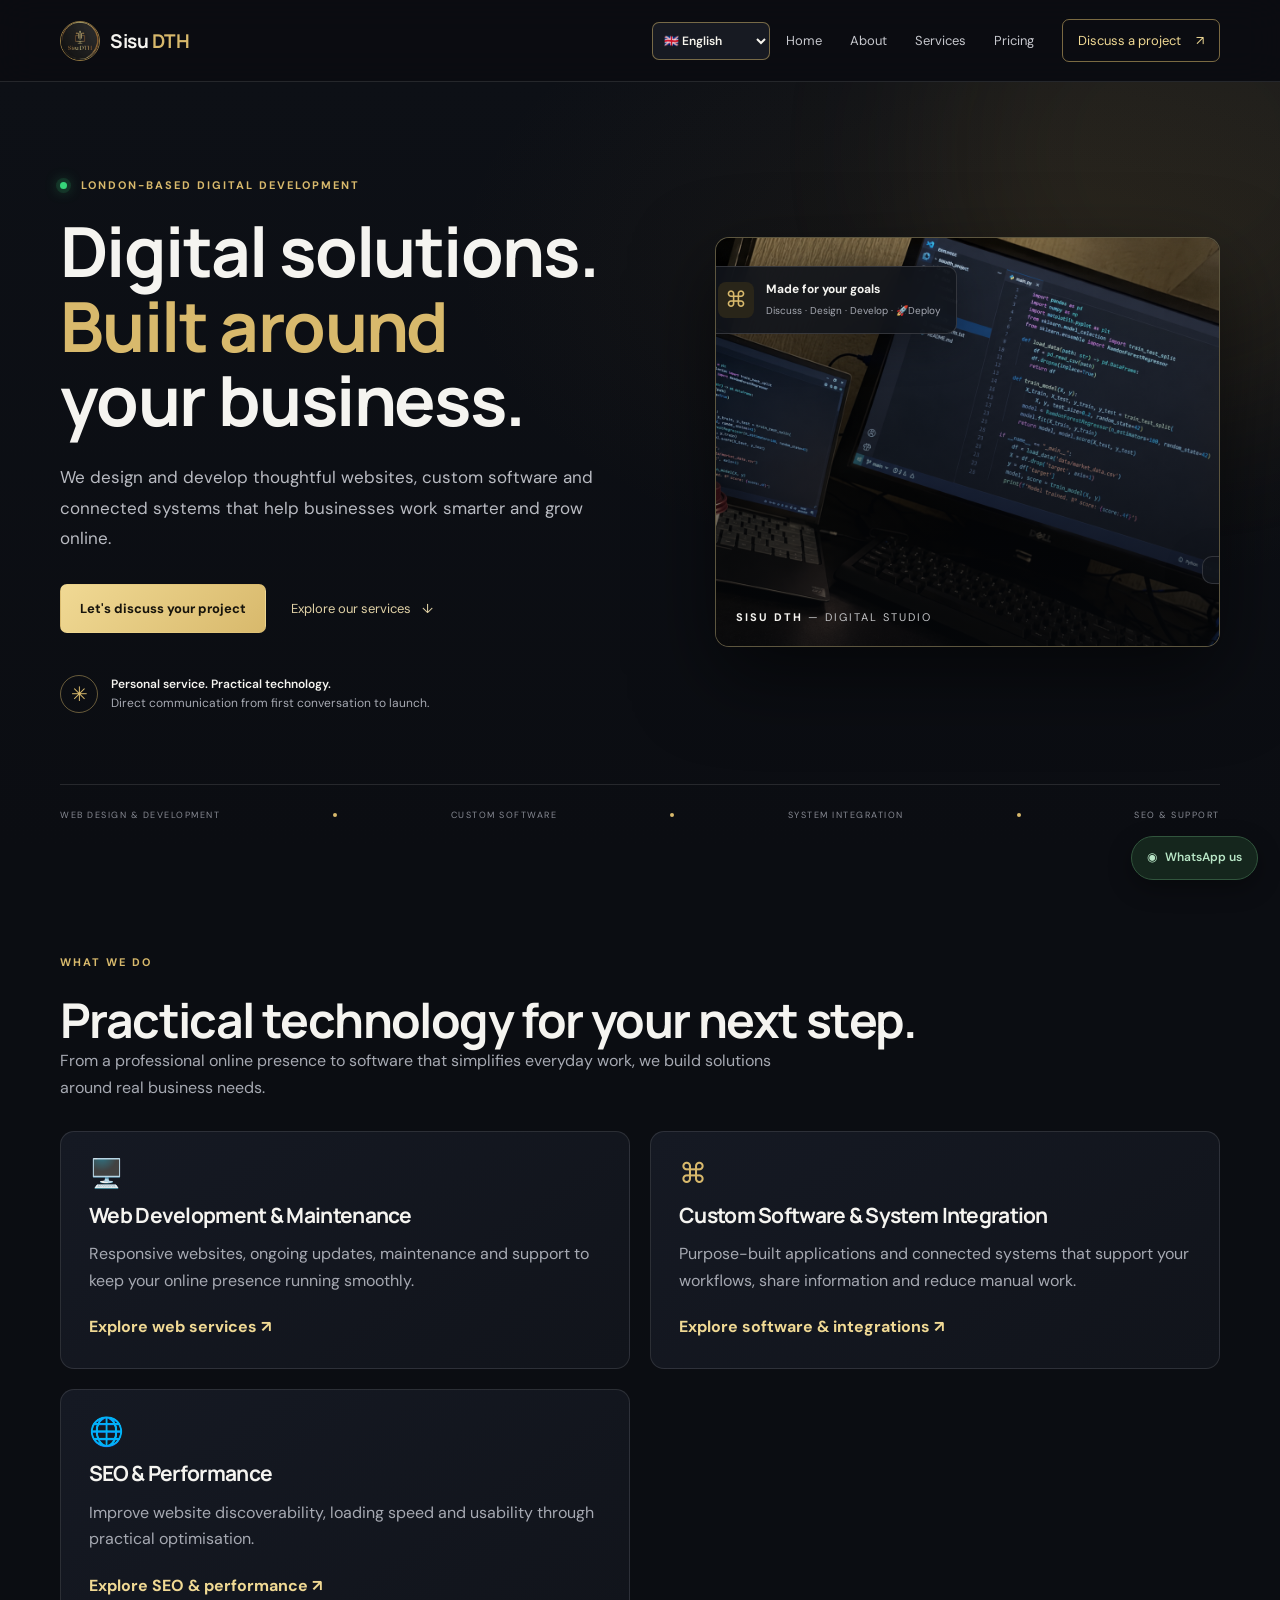
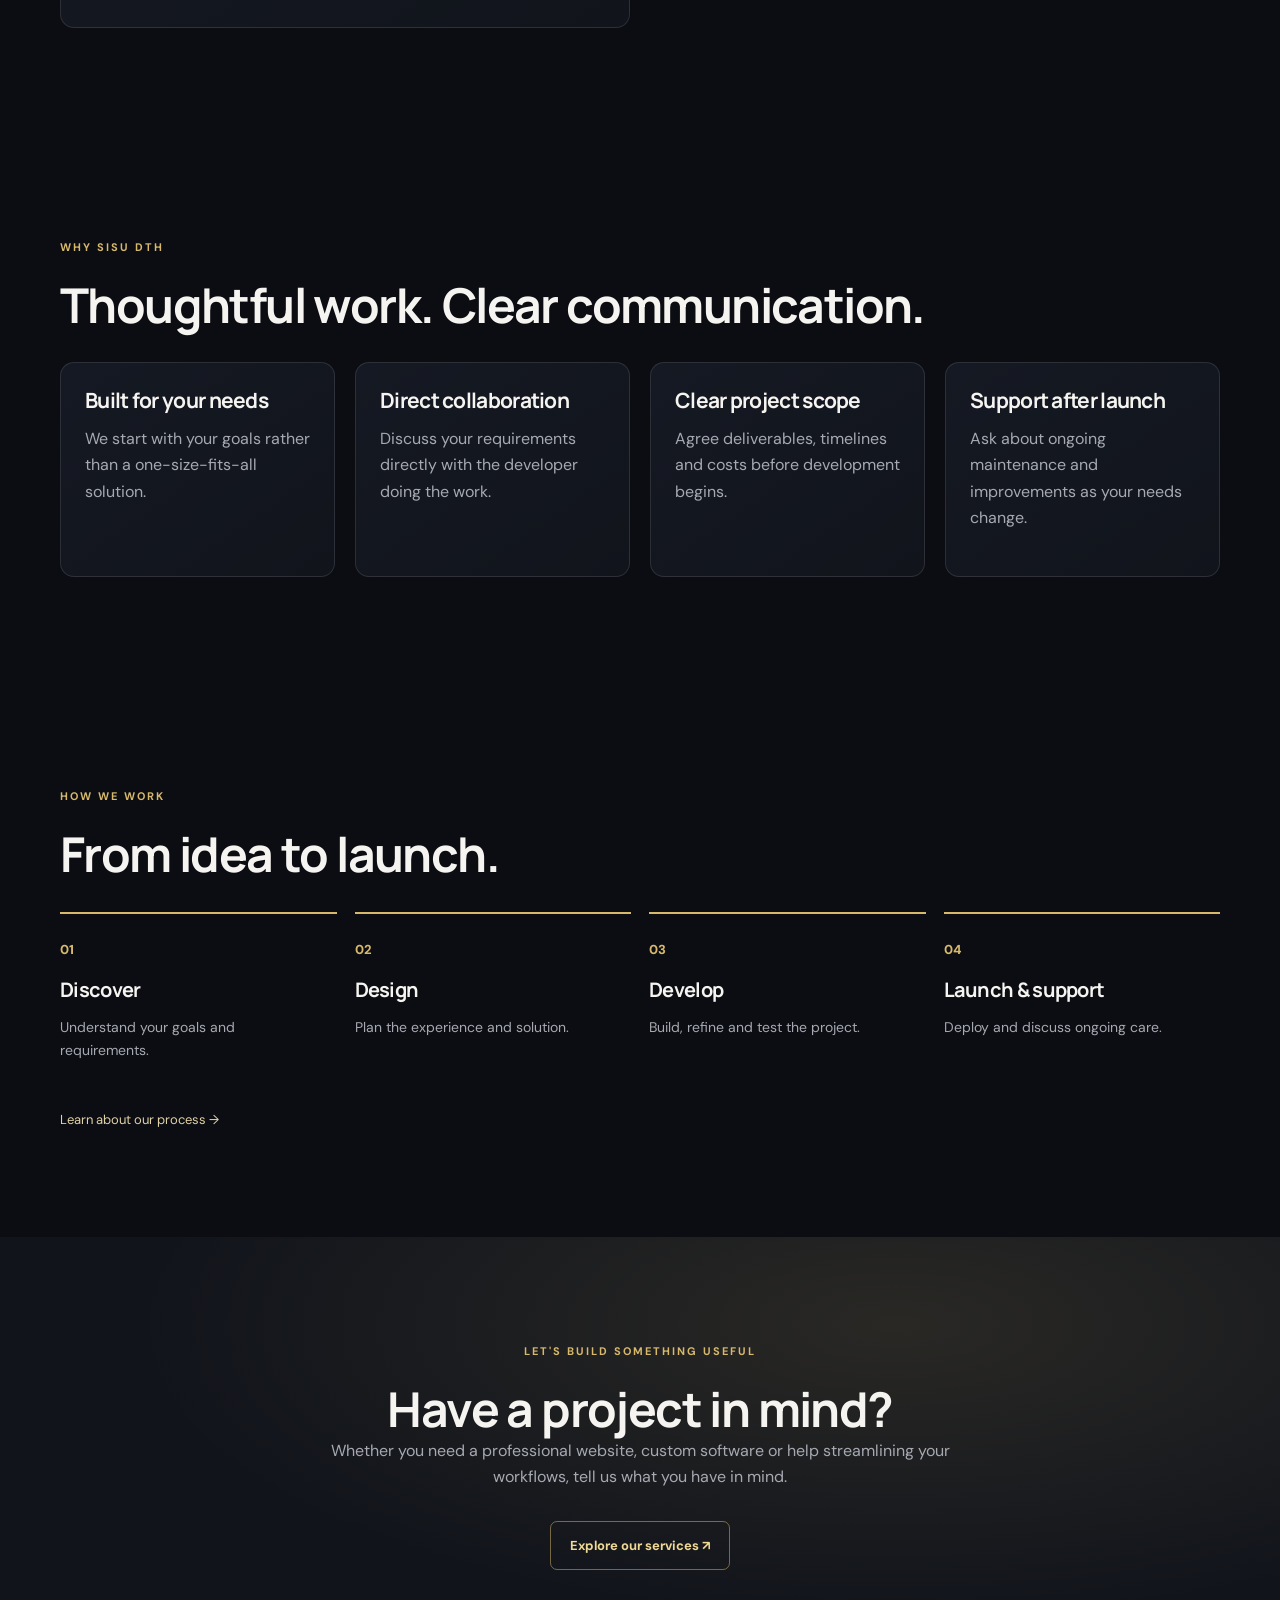
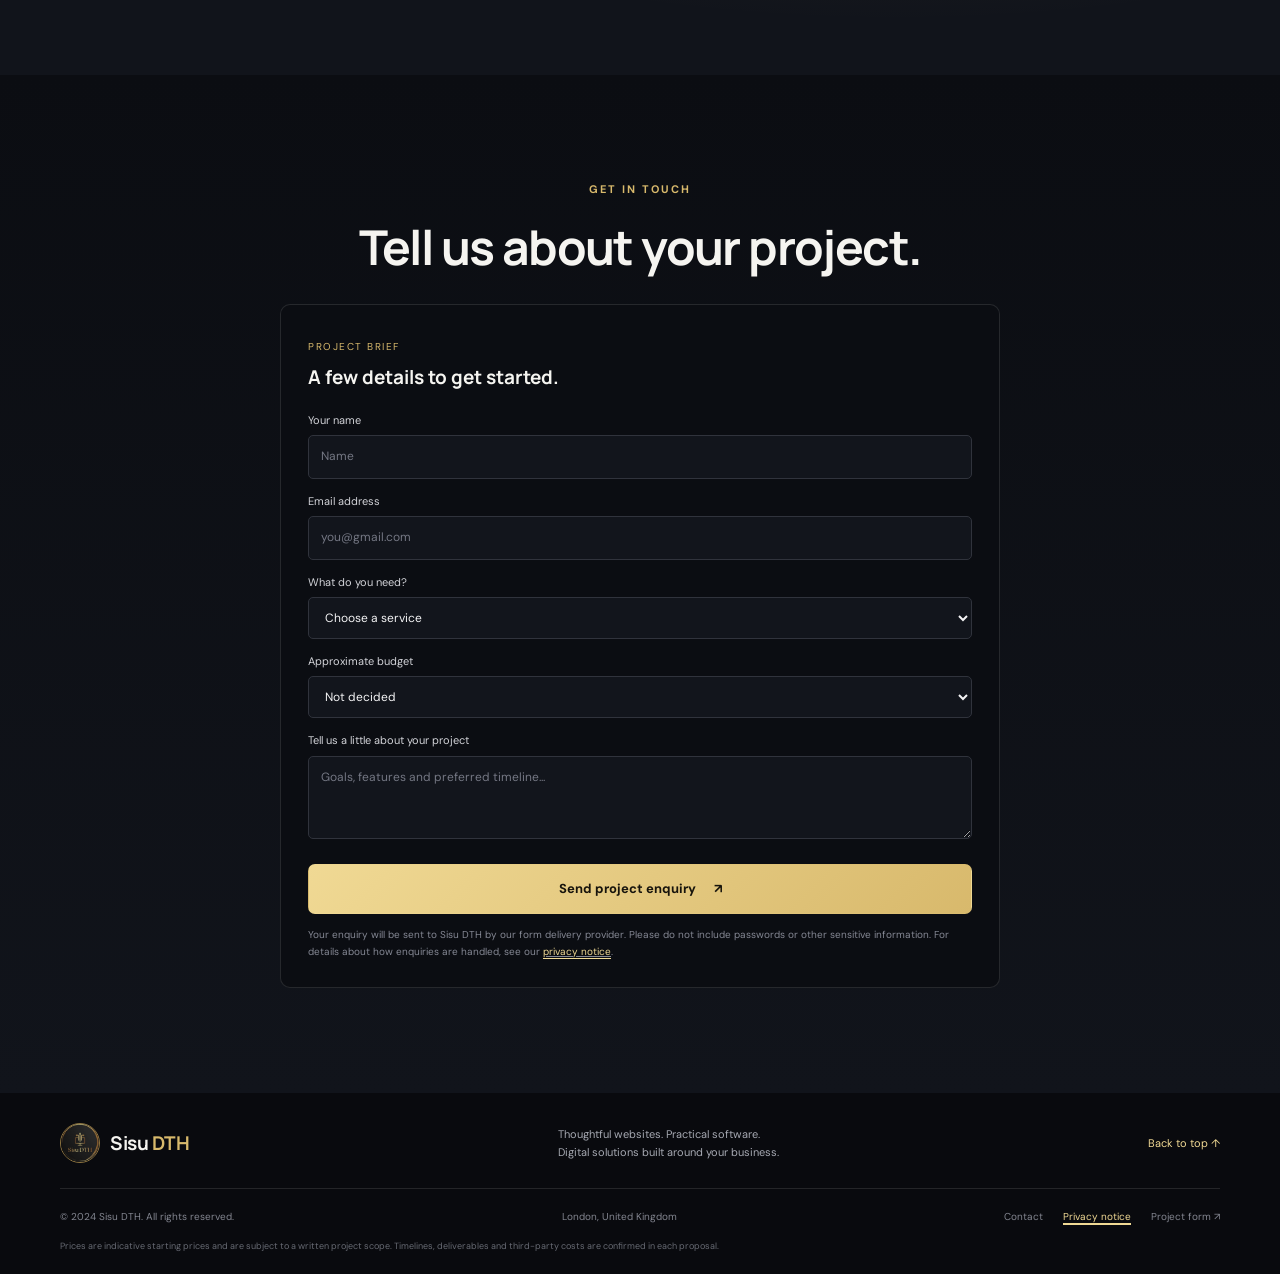
<file: index.html>
<!doctype html>
<html lang="en-GB">
<head>
<meta charset="utf-8"><meta name="viewport" content="width=device-width, initial-scale=1">
<meta name="description" content="Sisu DTH builds websites, custom software and digital solutions for businesses.">
<meta name="theme-color" content="#0b0d12">
<title>Websites, Software & Digital Solutions | Sisu DTH</title>
<link rel="icon" href="assets/sisu-logo-source.png"><link rel="preconnect" href="https://fonts.googleapis.com"><link rel="preconnect" href="https://fonts.gstatic.com" crossorigin><link href="https://fonts.googleapis.com/css2?family=DM+Sans:wght@400;500;600;700&family=Manrope:wght@400;500;600;700;800&display=swap" rel="stylesheet"><link rel="stylesheet" href="styles.css">
</head>
<body>
<!-- Shared header and primary navigation -->
<header class="site-header">
  <a class="brand" href="index.html" aria-label="Sisu DTH home"><img src="assets/sisu-logo-source.png" alt="Sisu DTH logo"><span>Sisu <b>DTH</b></span></a>
  <button class="menu-toggle" type="button" aria-label="Open navigation" aria-expanded="false" aria-controls="nav">☰</button>
  <nav id="nav" aria-label="Main navigation">
    <a href="index.html">Home</a><a href="about.html">About</a><a href="services.html">Services</a><a href="pricing.html">Pricing</a><a class="nav-cta" href="contact.html">Discuss a project <span>↗</span></a>
  </nav>
<div class="language-switcher"><select id="site-language" aria-label="Choose website language"><option value="en">🇬🇧 English</option><option value="fr">🇫🇷 Français</option><option value="es">🇪🇸 Español</option></select></div>
</header>
<main>
<section class="hero" id="home">
    <div class="hero-glow"></div>
    <div class="container hero-grid">
        <div class="hero-copy">
            <div class="eyebrow"><span class="pulse"></span> LONDON-BASED DIGITAL DEVELOPMENT</div>
            <h1>Digital solutions.<br><span>Built around</span><br>your business.</h1>
            <div class="hero-background">
                <p class="hero-text">We design and develop thoughtful websites, custom software and connected systems that help businesses work smarter and grow online.</p>
            </div>
            <div class="hero-actions"><a class="btn btn-gold" href="contact.html">Let's discuss your project</a><a class="text-link" href="services.html">Explore our services <span>↓</span></a></div>
            <div class="hero-proof">
                <div class="proof-mark">✳</div>
                <p><strong>Personal service. Practical technology.</strong><br><span>Direct communication from first conversation to launch.</span></p>
            </div>
        </div>
        <div class="hero-visual">
            <div class="visual-frame"><img src="assets/378E69F3-6DE0-4F65-B170-595E31654119.png" alt="A developer's workspace with code on screen"><div class="visual-shade"></div><div class="floating-card card-top"><span class="mini-icon">⌘</span><div><b>Made for your goals</b><small>Discuss · Design · Develop · <span>🚀</span>Deploy</small></div></div><div class="floating-card card-bottom"></div><div class="visual-caption">SISU DTH <span>— DIGITAL STUDIO</span></div></div>
            <div class="orbit orbit-one"></div>
            <div class="orbit orbit-two"></div>
        </div>
    </div>
    <div class="container hero-bottom"><span>WEB DESIGN & DEVELOPMENT</span><i></i><span>CUSTOM SOFTWARE</span><i></i><span>SYSTEM INTEGRATION</span><i></i><span>SEO & SUPPORT</span></div>
</section>
<!-- HOME / SERVICES OVERVIEW -->
<section class="section home-overview" aria-labelledby="home-services-title">
  <div class="container">
    <p class="section-kicker">WHAT WE DO</p>
    <h2 id="home-services-title">Practical technology for your next step.</h2>
    <p class="muted home-section-lead">From a professional online presence to software that simplifies everyday work, we build solutions around real business needs.</p>
    <div class="home-card-grid home-services-grid">
      <article class="home-info-card"><span class="home-card-icon" aria-hidden="true">🖥️</span><h3>Web Development &amp; Maintenance</h3><p>Responsive websites, ongoing updates, maintenance and support to keep your online presence running smoothly.</p><a href="services.html">Explore web services ↗</a></article>
      <article class="home-info-card"><span class="home-card-icon" aria-hidden="true">⌘</span><h3>Custom Software &amp; System Integration</h3><p>Purpose-built applications and connected systems that support your workflows, share information and reduce manual work.</p><a href="services.html">Explore software &amp; integrations ↗</a></article>
      <article class="home-info-card"><span class="home-card-icon" aria-hidden="true">🌐</span><h3>SEO &amp; Performance</h3><p>Improve website discoverability, loading speed and usability through practical optimisation.</p><a href="services.html">Explore SEO &amp; performance ↗</a></article>
    </div>
  </div>
</section>

<!-- HOME / REASONS TO WORK WITH US -->
<section class="section home-reasons" aria-labelledby="home-reasons-title">
  <div class="container">
    <p class="section-kicker">WHY SISU DTH</p>
    <h2 id="home-reasons-title">Thoughtful work. Clear communication.</h2>
    <div class="home-card-grid home-benefit-grid">
      <article class="home-info-card"><h3>Built for your needs</h3><p>We start with your goals rather than a one-size-fits-all solution.</p></article>
      <article class="home-info-card"><h3>Direct collaboration</h3><p>Discuss your requirements directly with the developer doing the work.</p></article>
      <article class="home-info-card"><h3>Clear project scope</h3><p>Agree deliverables, timelines and costs before development begins.</p></article>
      <article class="home-info-card"><h3>Support after launch</h3><p>Ask about ongoing maintenance and improvements as your needs change.</p></article>
    </div>
  </div>
</section>

<!-- HOME / DELIVERY PROCESS -->
<section class="section home-process" aria-labelledby="home-process-title">
  <div class="container">
    <p class="section-kicker">HOW WE WORK</p>
    <h2 id="home-process-title">From idea to launch.</h2>
    <ol class="home-steps">
      <li><span>01</span><h3>Discover</h3><p>Understand your goals and requirements.</p></li>
      <li><span>02</span><h3>Design</h3><p>Plan the experience and solution.</p></li>
      <li><span>03</span><h3>Develop</h3><p>Build, refine and test the project.</p></li>
      <li><span>04</span><h3>Launch &amp; support</h3><p>Deploy and discuss ongoing care.</p></li>
    </ol>
    <div class="home-section-action"><a class="text-link" href="about.html#process">Learn about our process →</a></div>
  </div>
</section>

<!-- HOME / FINAL CALL TO ACTION -->
<section class="section home-final-cta" aria-labelledby="home-cta-title">
  <div class="container home-cta-inner">
    <p class="section-kicker">LET'S BUILD SOMETHING USEFUL</p>
    <h2 id="home-cta-title">Have a project in mind?</h2>
    <p>Whether you need a professional website, custom software or help streamlining your workflows, tell us what you have in mind.</p>
    <div class="hero-actions"><a class="btn btn-outline" href="services.html">Explore our services ↗</a></div>
  </div>
</section>
<!-- HOME / PROJECT ENQUIRY FORM -->
<section class="section home-enquiry" aria-labelledby="home-enquiry-title">
  <div class="container home-enquiry-inner">
    <div class="home-enquiry-intro"><p class="section-kicker">GET IN TOUCH</p><h2 id="home-enquiry-title">Tell us about your project.</h2></div>
    <form class="contact-form" id="project-form" action="https://formsubmit.co/ajax/sisudth@gmail.com" method="POST">
            <input type="hidden" name="_subject" value="New Sisu DTH website enquiry">
            <input type="hidden" name="_template" value="table">
            <input type="hidden" name="_captcha" value="true">
            <input type="text" name="_honey" tabindex="-1" autocomplete="off" aria-hidden="true" class="honeypot">
            <div class="form-heading"><span>PROJECT BRIEF</span>
                <p>A few details to get started.</p>
            </div>
            <label for="name">Your name</label><input id="name" name="name" required placeholder="Name">
            <label for="email">Email address</label><input id="email" name="email" type="email" required placeholder="you@gmail.com">
            <label for="service">What do you need?</label>
            <select id="service" name="service" required>
                <option value="">Choose a service</option>
                <option>Website development</option>
                <option>E-commerce website</option>
                <option>Custom software</option>
                <option>System integration / automation</option>
                <option>SEO and performance</option>
                <option>Maintenance and support</option>
                <option>Not sure yet</option>
            </select>
            <label for="budget">Approximate budget</label>
            <select id="budget" name="budget">
                <option>Not decided</option>
                <option>Under £500</option>
                <option>£500–£1,000</option>
                <option>£1,000–£3,000</option>
                <option>£3,000–£10,000</option>
                <option>£10,000+</option>
            </select>
            <label for="message">Tell us a little about your project</label>
            <textarea id="message" name="message" rows="3" placeholder="Goals, features and preferred timeline..."></textarea>
            <button class="btn btn-gold submit-btn" type="submit">Send project enquiry <span aria-hidden="true">↗</span></button>
            <div class="form-status" id="form-status" role="status" aria-live="polite" aria-atomic="true" hidden></div>
            <p class="form-note">Your enquiry will be sent to Sisu DTH by our form delivery provider. Please do not include passwords or other sensitive information. For details about how enquiries are handled, see our <u><a href="privacy.html">privacy notice</a></u>.</p>
            
            </form>
  </div>
</section>
</main>
<footer class="footer"><div class="container footer-top"><a class="brand" href="index.html"><img src="assets/sisu-logo-source.png" alt=""><span>Sisu <b>DTH</b></span></a><p>Thoughtful websites. Practical software.<br>Digital solutions built around your business.</p><a class="back-top" href="index.html">Back to top ↑</a></div><div class="container footer-bottom"><span>© <span id="year"></span> Sisu DTH. All rights reserved.</span><span>London, United Kingdom</span><div><a href="contact.html">Contact</a><a href="privacy.html">Privacy notice</a><a href="https://forms.office.com/r/xNN5vFmRzT" target="_blank" rel="noopener">Project form ↗</a></div></div><p class="disclaimer container">Prices are indicative starting prices and are subject to a written project scope. Timelines, deliverables and third-party costs are confirmed in each proposal.</p></footer>
<a class="whatsapp" href="https://wa.me/447459705560" target="_blank" rel="noopener" aria-label="Contact Sisu DTH on WhatsApp">◉ <span>WhatsApp us</span></a>
<script src="script.js"></script>
<script src="languages.js" defer></script>
</body></html>
</file>
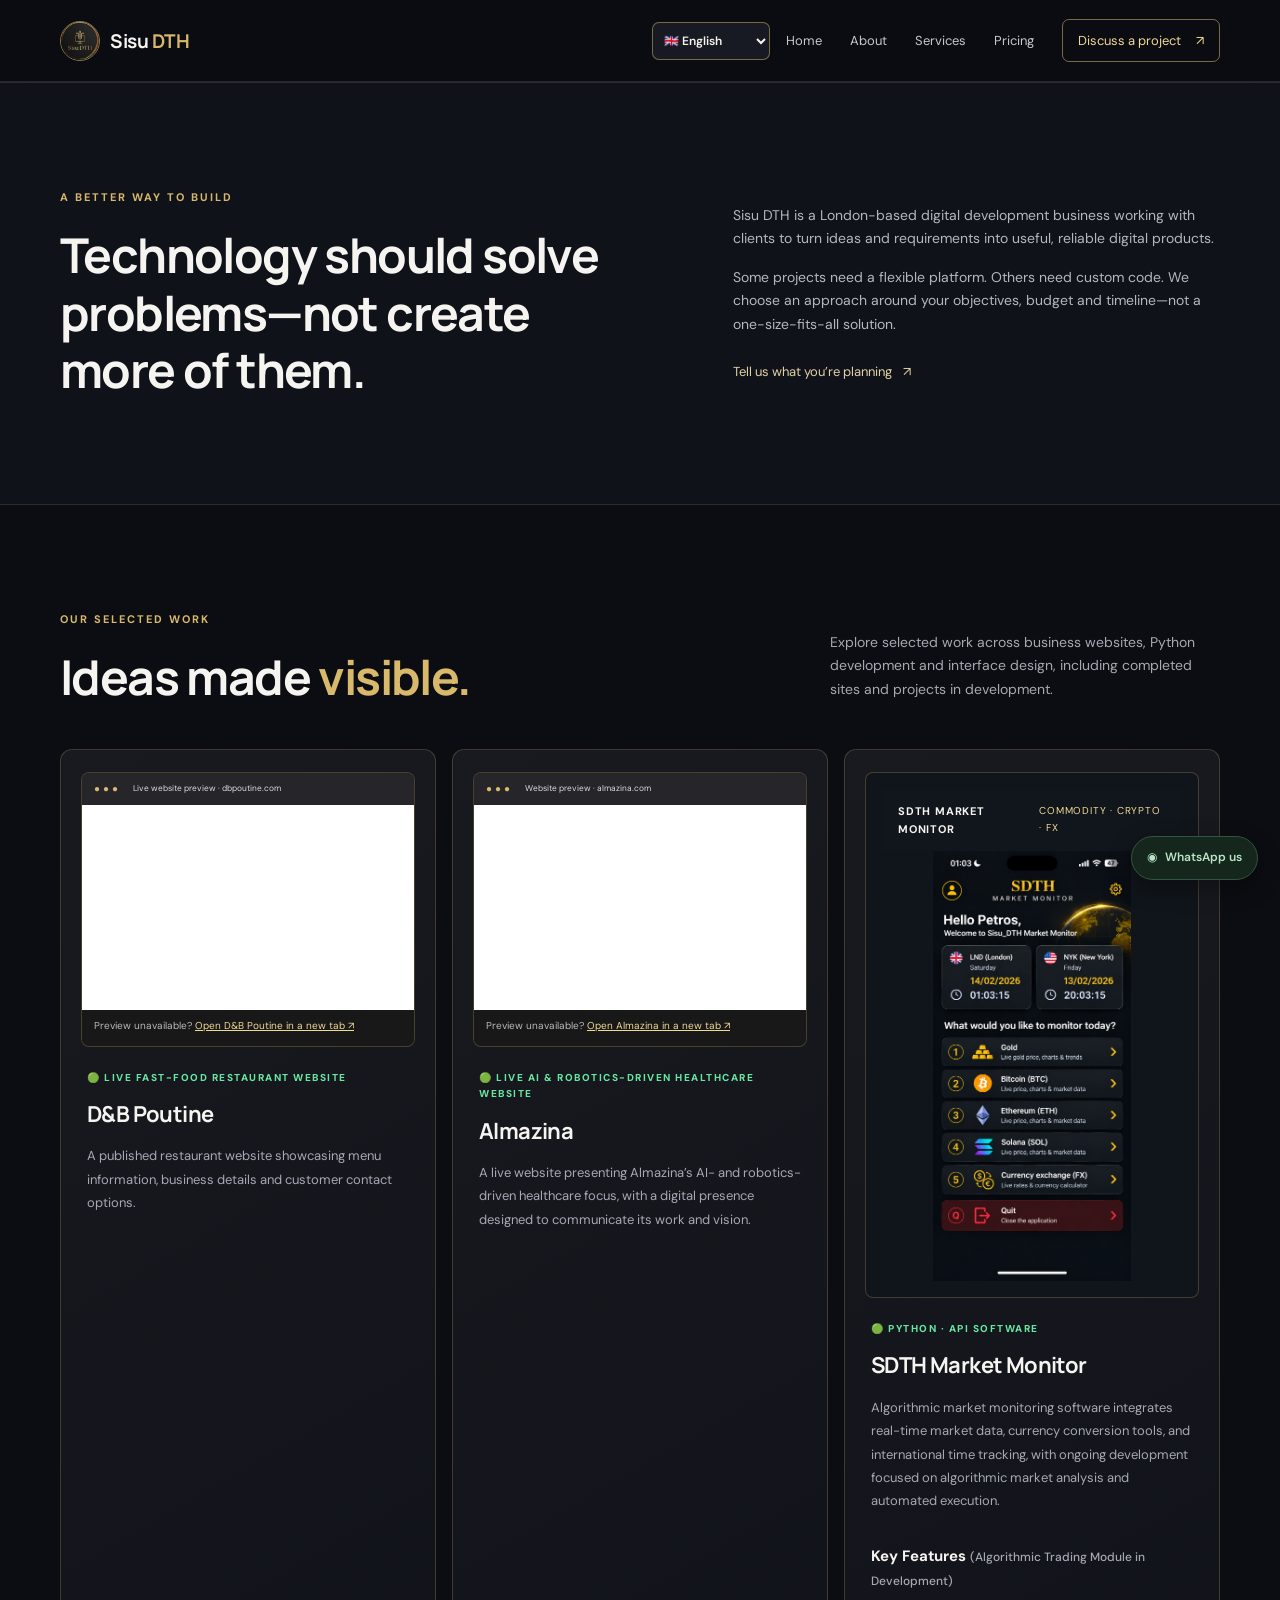
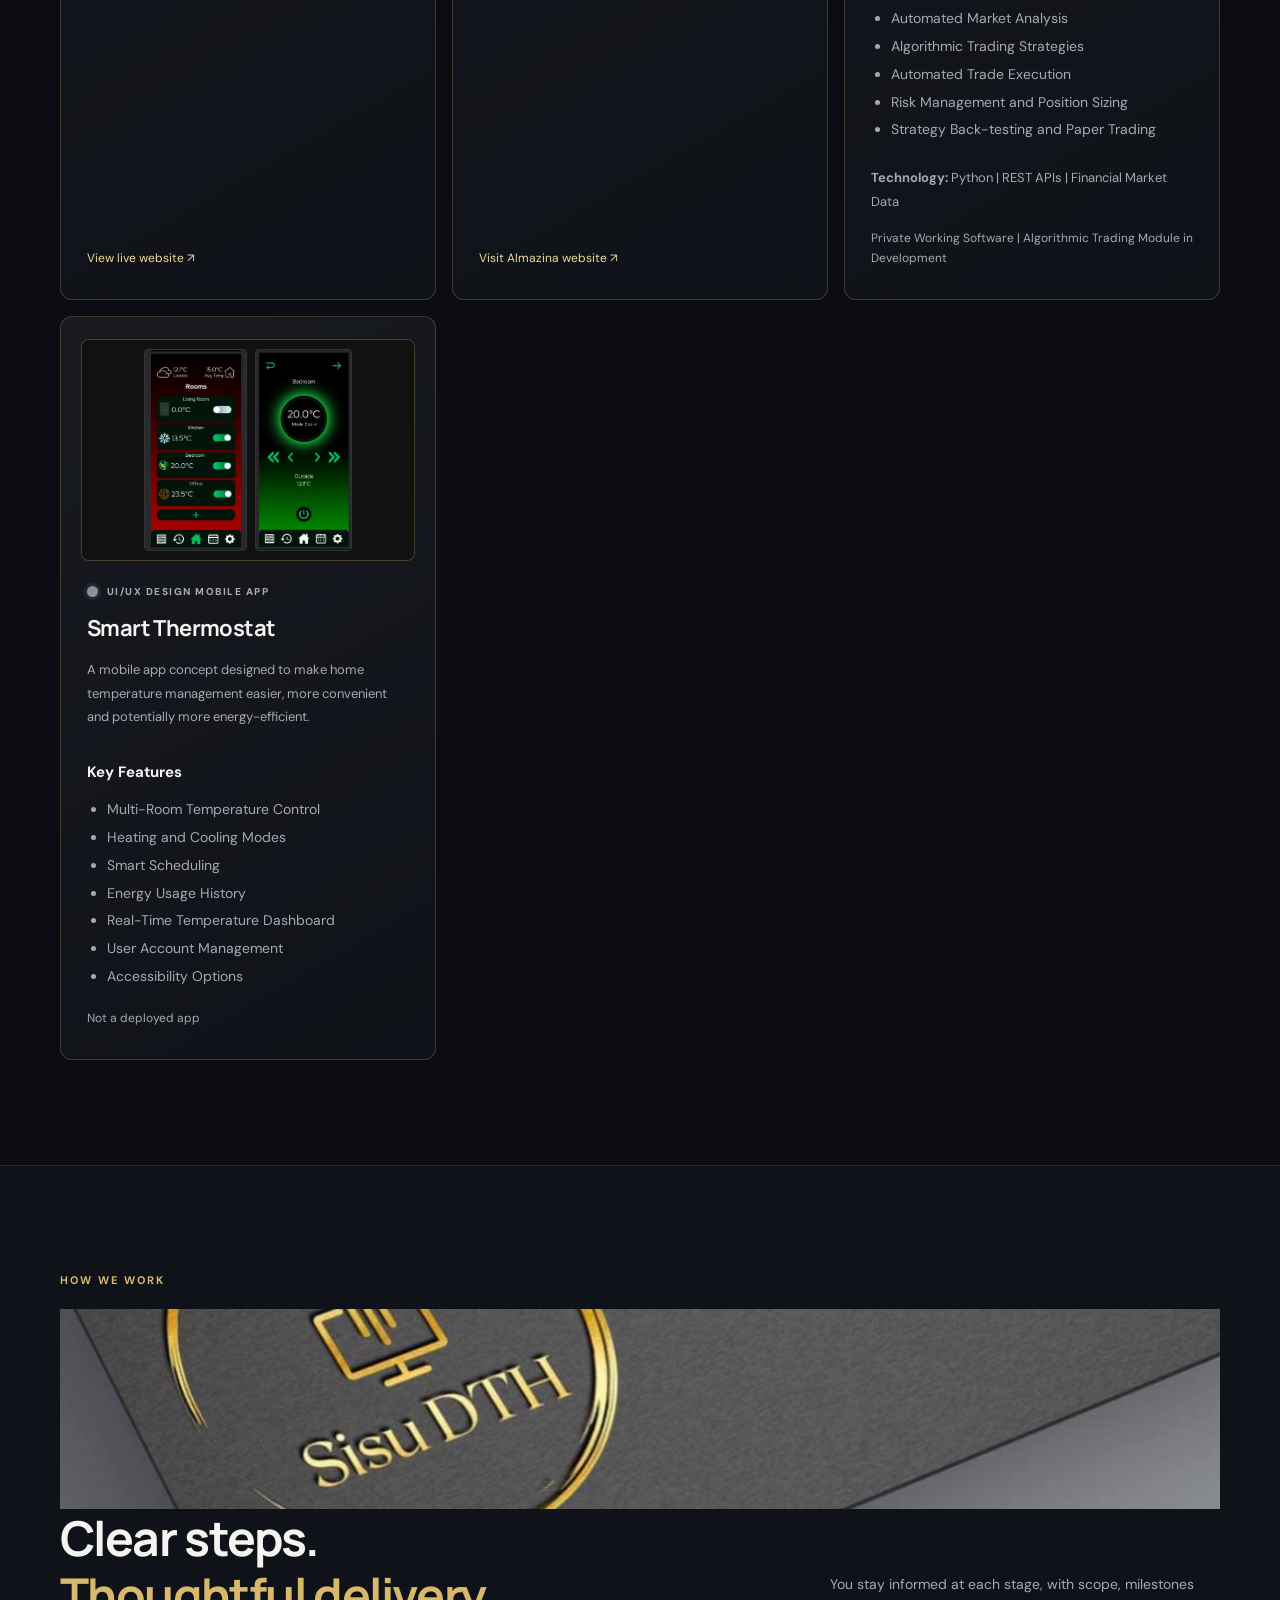
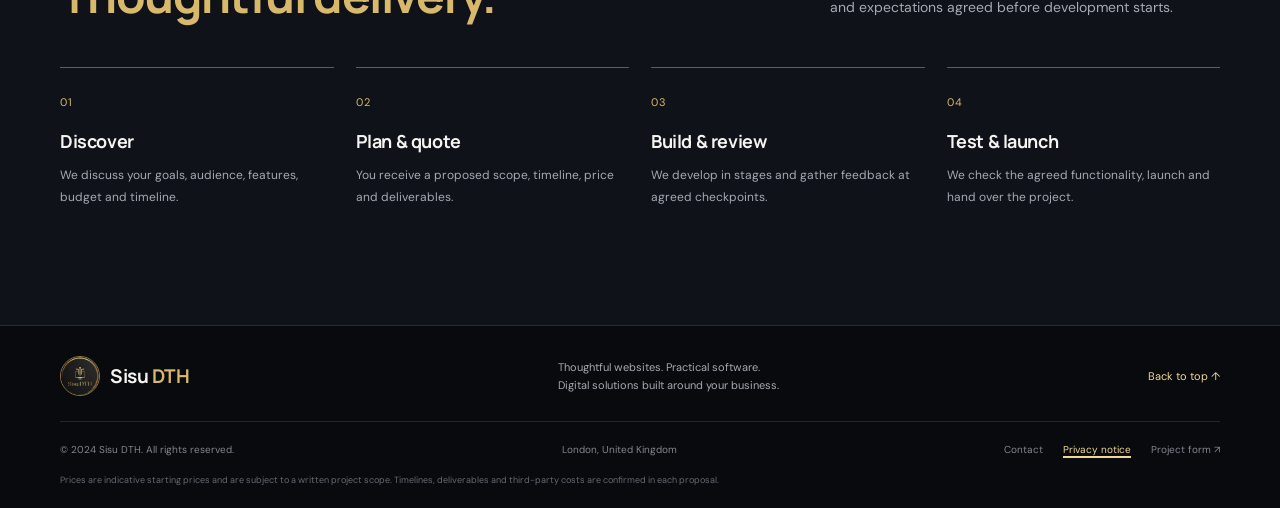
<file: about.html>
<!doctype html>
<html lang="en-GB">
<head>
<meta charset="utf-8"><meta name="viewport" content="width=device-width, initial-scale=1">
<meta name="description" content="Learn about the Sisu DTH studio and how we deliver projects.">
<meta name="theme-color" content="#0b0d12">
<title>About Us & Our Process | Sisu DTH</title>
<link rel="icon" href="assets/sisu-logo-source.png"><link rel="preconnect" href="https://fonts.googleapis.com"><link rel="preconnect" href="https://fonts.gstatic.com" crossorigin><link href="https://fonts.googleapis.com/css2?family=DM+Sans:wght@400;500;600;700&family=Manrope:wght@400;500;600;700;800&display=swap" rel="stylesheet"><link rel="stylesheet" href="styles.css">
</head>
<body>
<!-- Shared header and primary navigation -->
<header class="site-header">
  <a class="brand" href="index.html" aria-label="Sisu DTH home"><img src="assets/sisu-logo-source.png" alt="Sisu DTH logo"><span>Sisu <b>DTH</b></span></a>
  <button class="menu-toggle" type="button" aria-label="Open navigation" aria-expanded="false" aria-controls="nav">☰</button>
  <nav id="nav" aria-label="Main navigation">
    <a href="index.html">Home</a><a href="about.html">About</a><a href="services.html">Services</a><a href="pricing.html">Pricing</a><a class="nav-cta" href="contact.html">Discuss a project <span>↗</span></a>
  </nav>
<div class="language-switcher"><select id="site-language" aria-label="Choose website language"><option value="en">🇬🇧 English</option><option value="fr">🇫🇷 Français</option><option value="es">🇪🇸 Español</option></select></div>
</header>
<main>
<section class="section intro" id="about"><div class="container intro-grid"><div><p class="section-kicker">A BETTER WAY TO BUILD</p><h2>Technology should solve problems—not create more of them.</h2></div><div class="intro-copy"><p>Sisu DTH is a London-based digital development business working with clients to turn ideas and requirements into useful, reliable digital products.</p><p>Some projects need a flexible platform. Others need custom code. We choose an approach around your objectives, budget and timeline—not a one-size-fits-all solution.</p><a class="under-link" href="contact.html">Tell us what you’re planning <span>↗</span></a></div></div></section>
<!-- OUR SELECTED WORK: completed websites, prototype and design concept -->
<section class="section portfolio" id="portfolio"><div class="container"><div class="section-head"><div><p class="section-kicker">OUR SELECTED WORK</p><h2>Ideas made <span>visible.</span></h2></div><p>Explore selected work across business websites, Python development and interface design, including completed sites and projects in development.</p></div><div class="portfolio-grid"><article class="portfolio-card"><div class="portfolio-visual restaurant-visual live-site-preview"><div class="preview-browser"><span>● ● ●</span><small>Live website preview · dbpoutine.com</small></div><iframe title="Live D and B Poutine website preview" src="https://dbpoutine.com/" loading="lazy" referrerpolicy="strict-origin-when-cross-origin"></iframe><p class="iframe-fallback">Preview unavailable? <a href="https://dbpoutine.com/" target="_blank" rel="noopener noreferrer">Open D&amp;B Poutine in a new tab ↗</a></p></div><p class="portfolio-type portfolio-live">🟢 LIVE FAST-FOOD RESTAURANT WEBSITE</p><h3>D&amp;B Poutine</h3><p>A published restaurant website showcasing menu information, business details and customer contact options.</p><a href="https://dbpoutine.com/" target="_blank" rel="noopener noreferrer">View live website ↗</a></article><article class="portfolio-card"><div class="portfolio-visual restaurant-visual live-site-preview"><div class="preview-browser"><span>● ● ●</span><small>Website preview · almazina.com</small></div><iframe title="Almazina website preview" src="https://almazina.com/index.html" loading="lazy" referrerpolicy="strict-origin-when-cross-origin"></iframe><p class="iframe-fallback">Preview unavailable? <a href="https://almazina.com/index.html" target="_blank" rel="noopener noreferrer">Open Almazina in a new tab ↗</a></p></div><p class="portfolio-type portfolio-live">🟢 LIVE AI &amp; ROBOTICS-DRIVEN HEALTHCARE WEBSITE</p><h3>Almazina</h3><p>A live website presenting Almazina’s AI- and robotics-driven healthcare focus, with a digital presence designed to communicate its work and vision.</p><a href="https://almazina.com/index.html" target="_blank" rel="noopener noreferrer">Visit Almazina website ↗</a></article><article class="portfolio-card">
<div class="portfolio-visual monitor-visual monitor-screenshot"><div class="monitor-screenshot-heading"><strong>SDTH MARKET MONITOR</strong><span>COMMODITY · CRYPTO · FX</span></div><img src="Sisu_DTH-Market-Monitor.png" alt="Screenshot of the SISU DTH Trading Monitor terminal showing commodity, cryptocurrency and FX monitoring options with London and New York clocks" loading="lazy" onerror="this.hidden=true;this.nextElementSibling.hidden=false"><p class="monitor-image-pending" hidden>Market Monitor screenshot is temporarily unavailable.</p></div>
<p class="portfolio-type portfolio-live">🟢 PYTHON · API SOFTWARE</p>
<h3>SDTH Market Monitor</h3>
<p>Algorithmic market monitoring software integrates real-time market data, currency conversion tools, and international time tracking, with ongoing development focused on algorithmic market analysis and automated execution.</p>
<h4>Key Features <small>(Algorithmic Trading Module in Development)</small></h4>
<ul class="portfolio-features"><li>Automated Market Analysis</li><li>Algorithmic Trading Strategies</li><li>Automated Trade Execution</li><li>Risk Management and Position Sizing</li><li>Strategy Back-testing and Paper Trading</li></ul>
<p class="portfolio-tech"><strong>Technology:</strong> Python | REST APIs | Financial Market Data</p>
<span class="portfolio-unpublished">Private Working Software | Algorithmic Trading Module in Development</span>
</article><article class="portfolio-card"><div class="portfolio-visual thermostat-visual" role="group" aria-label="SAT Thermostat UI design screenshots"><div class="thermostat-screens"><img src="assets/thermostat-rooms.webp" alt="SAT Thermostat rooms overview with room temperatures and controls" loading="lazy"><img src="assets/thermostat-eco.webp" alt="SAT Thermostat bedroom Eco mode temperature control screen" loading="lazy"></div><div class="thermostat-device"><div class="thermostat-device-top">↶ <span>Living Room</span> →</div><div class="thermostat-ring"><strong>29°C</strong><small>Mode: Heat</small></div><div class="thermostat-arrows">≪ &nbsp; ‹ &nbsp;&nbsp; › &nbsp; ≫</div><div class="thermostat-outside">Outside<br>12.1°C</div><div class="thermostat-tabs">☷ &nbsp; ◷ &nbsp; ⌂ &nbsp; ▦ &nbsp; ⚙</div></div></div><p class="portfolio-type portfolio-offline"><span class="offline-dot" aria-hidden="true"></span> UI/UX DESIGN MOBILE APP</p><h3>Smart Thermostat</h3><p>A mobile app concept designed to make home temperature management easier, more convenient and potentially more energy-efficient.</p><h4>Key Features</h4><ul class="portfolio-features"><li>Multi-Room Temperature Control</li><li>Heating and Cooling Modes</li><li>Smart Scheduling</li><li>Energy Usage History</li><li>Real-Time Temperature Dashboard</li><li>User Account Management</li><li>Accessibility Options</li></ul><span class="portfolio-unpublished">Not a deployed app</span></article></div></div></section>
<section class="section process" id="process"><div class="container">
    <p class="section-kicker">HOW WE WORK</p>
    <div class="how-we-do-background"></div>
    <div class="section-head"><div><h2>Clear steps.<br><span>Thoughtful delivery.</span></h2></div><p>You stay informed at each stage, with scope, milestones and expectations agreed before development starts.</p></div><div class="process-grid"><div><span>01</span><h3>Discover</h3><p>We discuss your goals, audience, features, budget and timeline.</p></div><div><span>02</span><h3>Plan & quote</h3><p>You receive a proposed scope, timeline, price and deliverables.</p></div><div><span>03</span><h3>Build & review</h3><p>We develop in stages and gather feedback at agreed checkpoints.</p></div><div><span>04</span><h3>Test & launch</h3><p>We check the agreed functionality, launch and hand over the project.</p></div></div></div></section>
</main>
<footer class="footer"><div class="container footer-top"><a class="brand" href="index.html"><img src="assets/sisu-logo-source.png" alt=""><span>Sisu <b>DTH</b></span></a><p>Thoughtful websites. Practical software.<br>Digital solutions built around your business.</p><a class="back-top" href="index.html">Back to top ↑</a></div><div class="container footer-bottom"><span>© <span id="year"></span> Sisu DTH. All rights reserved.</span><span>London, United Kingdom</span><div><a href="contact.html">Contact</a><a href="privacy.html">Privacy notice</a><a href="https://forms.office.com/r/xNN5vFmRzT" target="_blank" rel="noopener">Project form ↗</a></div></div><p class="disclaimer container">Prices are indicative starting prices and are subject to a written project scope. Timelines, deliverables and third-party costs are confirmed in each proposal.</p></footer>
<a class="whatsapp" href="https://wa.me/447459705560" target="_blank" rel="noopener" aria-label="Contact Sisu DTH on WhatsApp">◉ <span>WhatsApp us</span></a>
<script src="script.js"></script>
<script src="languages.js" defer></script>
</body></html>
</file>
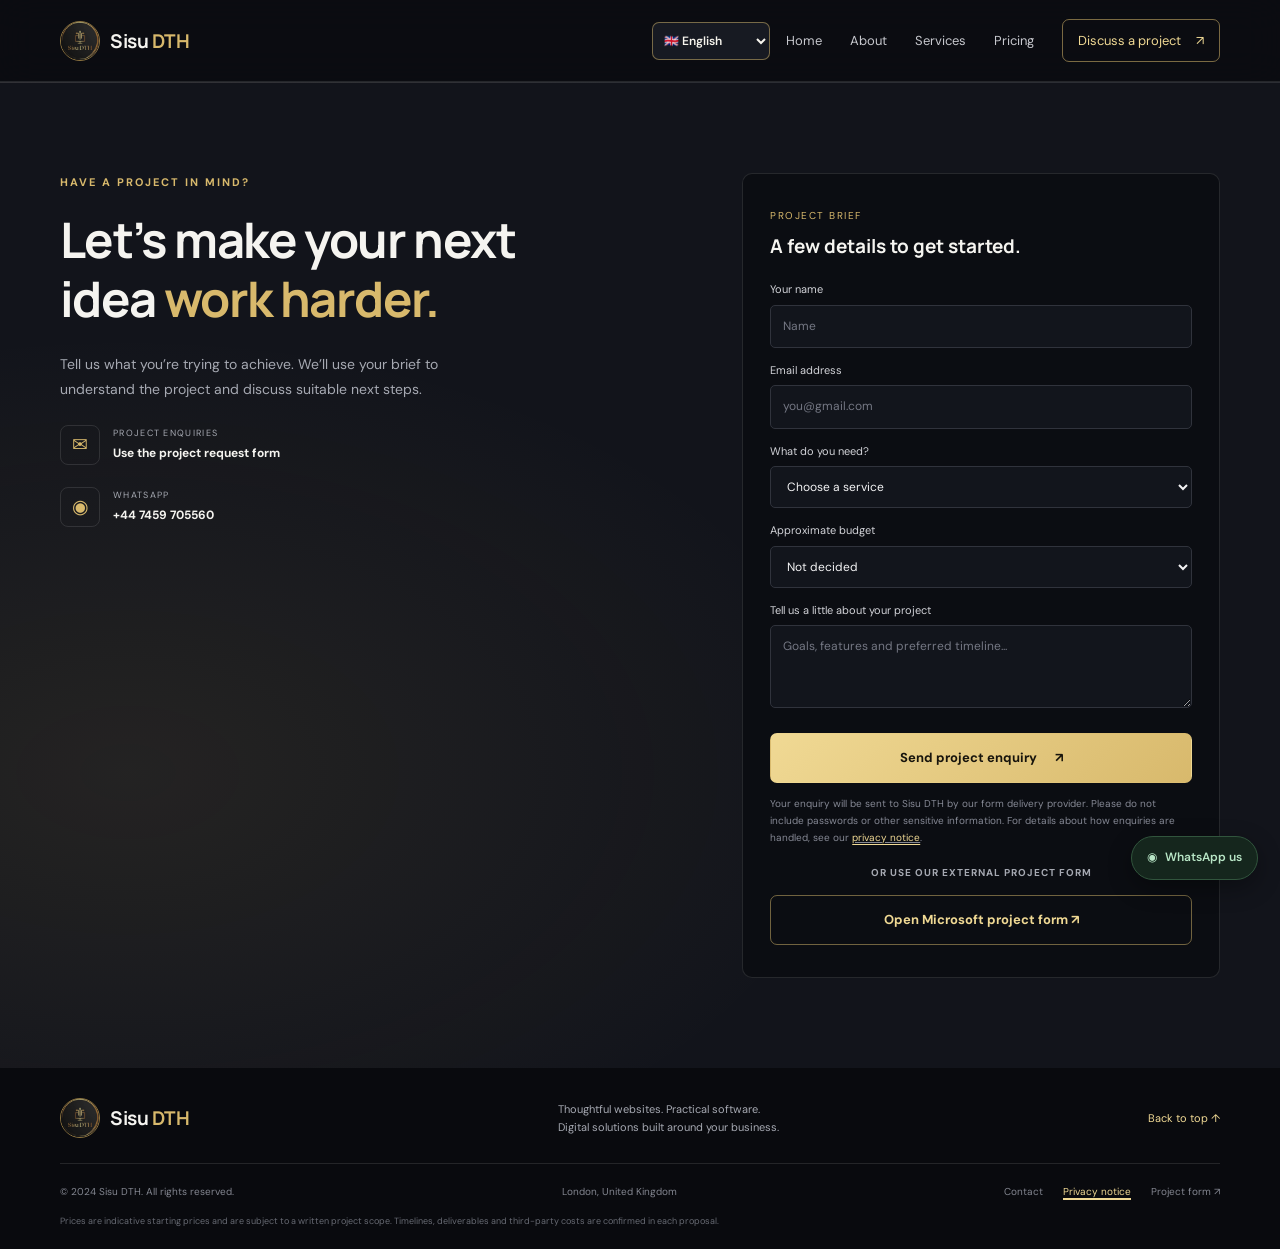
<file: contact.html>
<!doctype html>
<html lang="en-GB">
<head>
<meta charset="utf-8"><meta name="viewport" content="width=device-width, initial-scale=1">
<meta name="description" content="Send a project enquiry to Sisu DTH.">
<meta name="theme-color" content="#0b0d12">
<title>Contact | Sisu DTH</title>
<link rel="icon" href="assets/sisu-logo-source.png"><link rel="preconnect" href="https://fonts.googleapis.com"><link rel="preconnect" href="https://fonts.gstatic.com" crossorigin><link href="https://fonts.googleapis.com/css2?family=DM+Sans:wght@400;500;600;700&family=Manrope:wght@400;500;600;700;800&display=swap" rel="stylesheet"><link rel="stylesheet" href="styles.css">
</head>
<body>
<!-- Shared header and primary navigation -->
<header class="site-header">
  <a class="brand" href="index.html" aria-label="Sisu DTH home"><img src="assets/sisu-logo-source.png" alt="Sisu DTH logo"><span>Sisu <b>DTH</b></span></a>
  <button class="menu-toggle" type="button" aria-label="Open navigation" aria-expanded="false" aria-controls="nav">☰</button>
  <nav id="nav" aria-label="Main navigation">
    <a href="index.html">Home</a><a href="about.html">About</a><a href="services.html">Services</a><a href="pricing.html">Pricing</a><a class="nav-cta" href="contact.html">Discuss a project <span>↗</span></a>
  </nav>
<div class="language-switcher"><select id="site-language" aria-label="Choose website language"><option value="en">🇬🇧 English</option><option value="fr">🇫🇷 Français</option><option value="es">🇪🇸 Español</option></select></div>
</header>
<main>
<section class="contact-section" id="contact">
    <div class="container contact-grid">
        <div>
            <p class="section-kicker">HAVE A PROJECT IN MIND?</p>
            <h2>Let’s make your next idea <span>work harder.</span></h2>
            <p>Tell us what you’re trying to achieve. We’ll use your brief to understand the project and discuss suitable next steps.</p>
            <div class="contact-detail"><span>✉</span>
                <div><small>PROJECT ENQUIRIES</small><b>Use the project request form</b></div>
            </div>
            <div class="contact-detail"><span>◉</span>
                <div>
                    <small>WHATSAPP</small>
                    <b>+44 7459 705560</b>
                </div>
            </div></div>
        <form class="contact-form" id="project-form" action="https://formsubmit.co/ajax/sisudth@gmail.com" method="POST">
            <input type="hidden" name="_subject" value="New Sisu DTH website enquiry">
            <input type="hidden" name="_template" value="table">
            <input type="hidden" name="_captcha" value="true">
            <input type="text" name="_honey" tabindex="-1" autocomplete="off" aria-hidden="true" class="honeypot">
            <div class="form-heading"><span>PROJECT BRIEF</span>
                <p>A few details to get started.</p>
            </div>
            <label for="name">Your name</label><input id="name" name="name" required placeholder="Name">
            <label for="email">Email address</label><input id="email" name="email" type="email" required placeholder="you@gmail.com">
            <label for="service">What do you need?</label>
            <select id="service" name="service" required>
                <option value="">Choose a service</option>
                <option>Website development</option>
                <option>E-commerce website</option>
                <option>Custom software</option>
                <option>System integration / automation</option>
                <option>SEO and performance</option>
                <option>Maintenance and support</option>
                <option>Not sure yet</option>
            </select>
            <label for="budget">Approximate budget</label>
            <select id="budget" name="budget">
                <option>Not decided</option>
                <option>Under £500</option>
                <option>£500–£1,000</option>
                <option>£1,000–£3,000</option>
                <option>£3,000–£10,000</option>
                <option>£10,000+</option>
            </select>
            <label for="message">Tell us a little about your project</label>
            <textarea id="message" name="message" rows="3" placeholder="Goals, features and preferred timeline..."></textarea>
            <button class="btn btn-gold submit-btn" type="submit">Send project enquiry <span aria-hidden="true">↗</span></button>
            <div class="form-status" id="form-status" role="status" aria-live="polite" aria-atomic="true" hidden></div>
            <p class="form-note">Your enquiry will be sent to Sisu DTH by our form delivery provider. Please do not include passwords or other sensitive information. For details about how enquiries are handled, see our <u><a href="privacy.html">privacy notice</a></u>.</p>
            <p class="form-alternative">OR USE OUR EXTERNAL PROJECT FORM</p>
            <a class="btn btn-outline external-form-btn" href="https://forms.office.com/r/xNN5vFmRzT" target="_blank" rel="noopener noreferrer">Open Microsoft project form ↗</a>
            
            </form>
    </div>
</section>
</main>
<footer class="footer"><div class="container footer-top"><a class="brand" href="index.html"><img src="assets/sisu-logo-source.png" alt=""><span>Sisu <b>DTH</b></span></a><p>Thoughtful websites. Practical software.<br>Digital solutions built around your business.</p><a class="back-top" href="index.html">Back to top ↑</a></div><div class="container footer-bottom"><span>© <span id="year"></span> Sisu DTH. All rights reserved.</span><span>London, United Kingdom</span><div><a href="contact.html">Contact</a><a href="privacy.html">Privacy notice</a><a href="https://forms.office.com/r/xNN5vFmRzT" target="_blank" rel="noopener">Project form ↗</a></div></div><p class="disclaimer container">Prices are indicative starting prices and are subject to a written project scope. Timelines, deliverables and third-party costs are confirmed in each proposal.</p></footer>
<a class="whatsapp" href="https://wa.me/447459705560" target="_blank" rel="noopener" aria-label="Contact Sisu DTH on WhatsApp">◉ <span>WhatsApp us</span></a>
<script src="script.js"></script>
<script src="languages.js" defer></script>
</body></html>
</file>
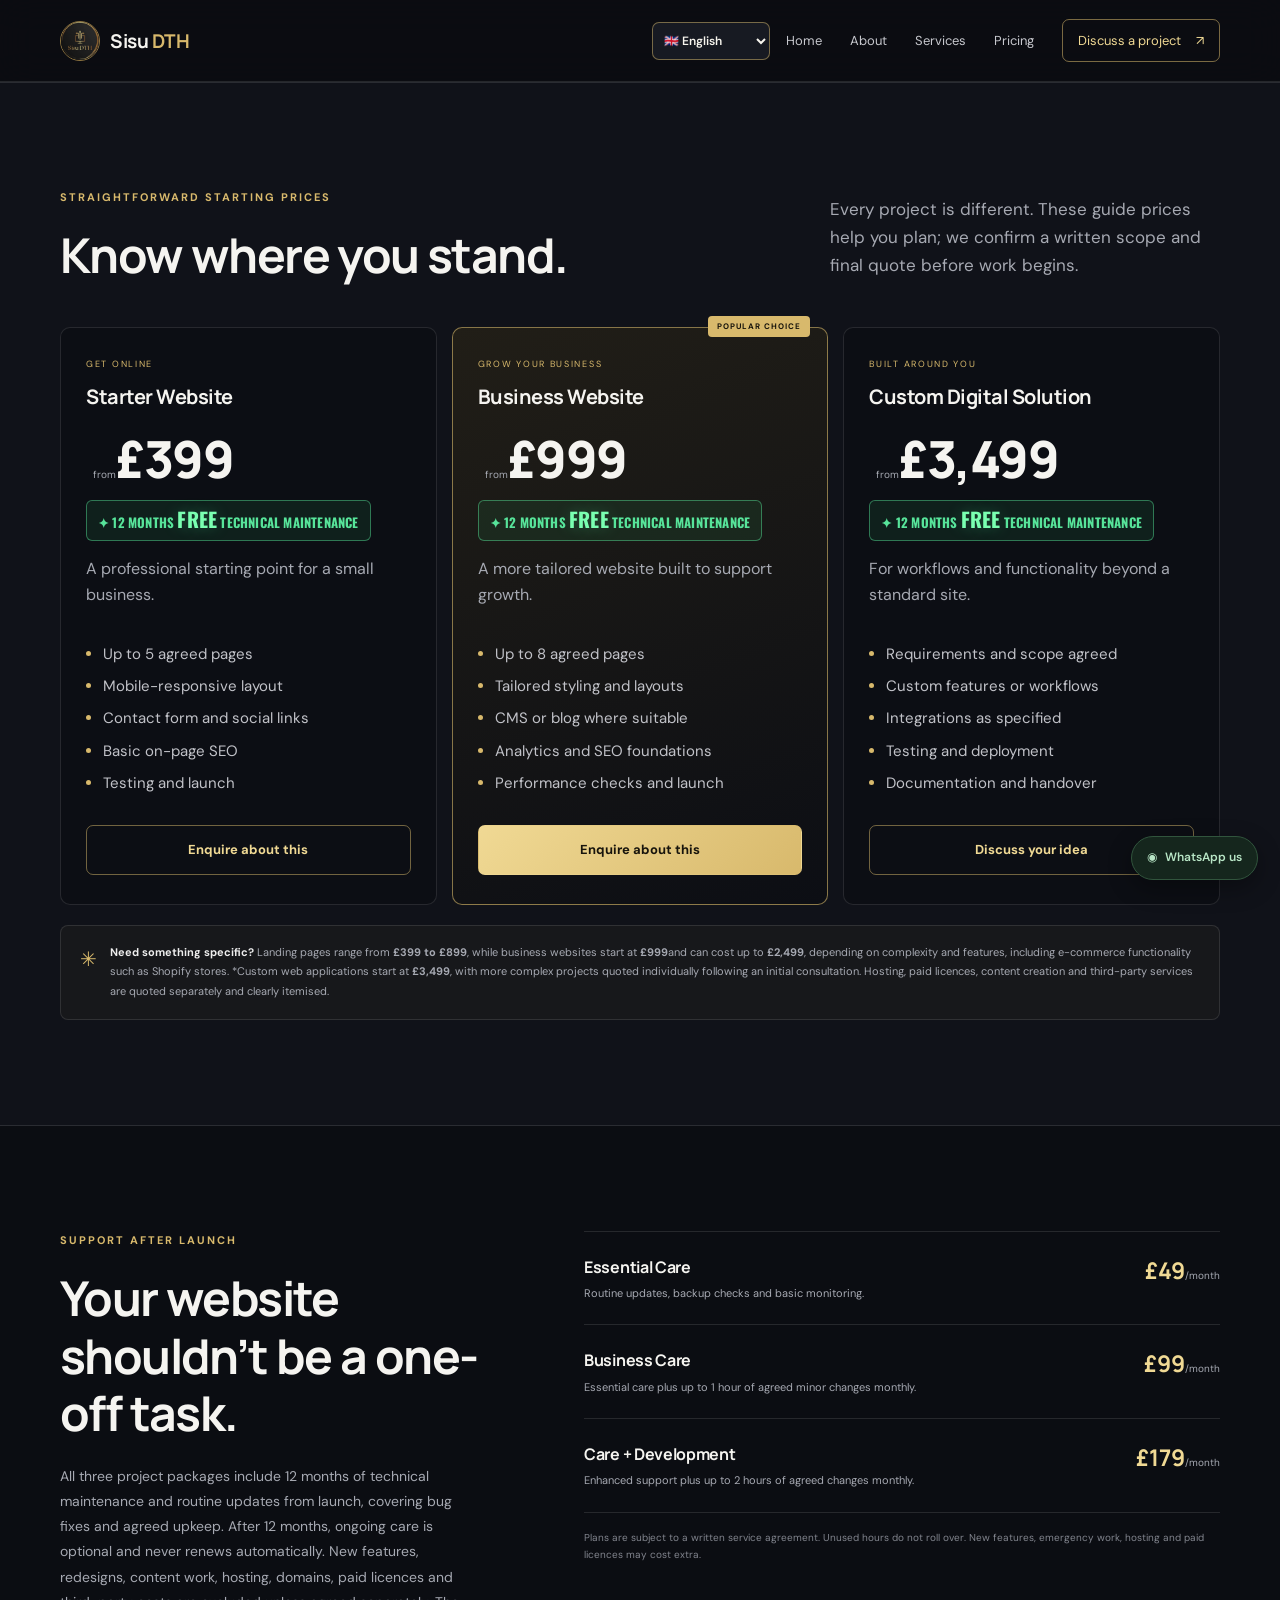
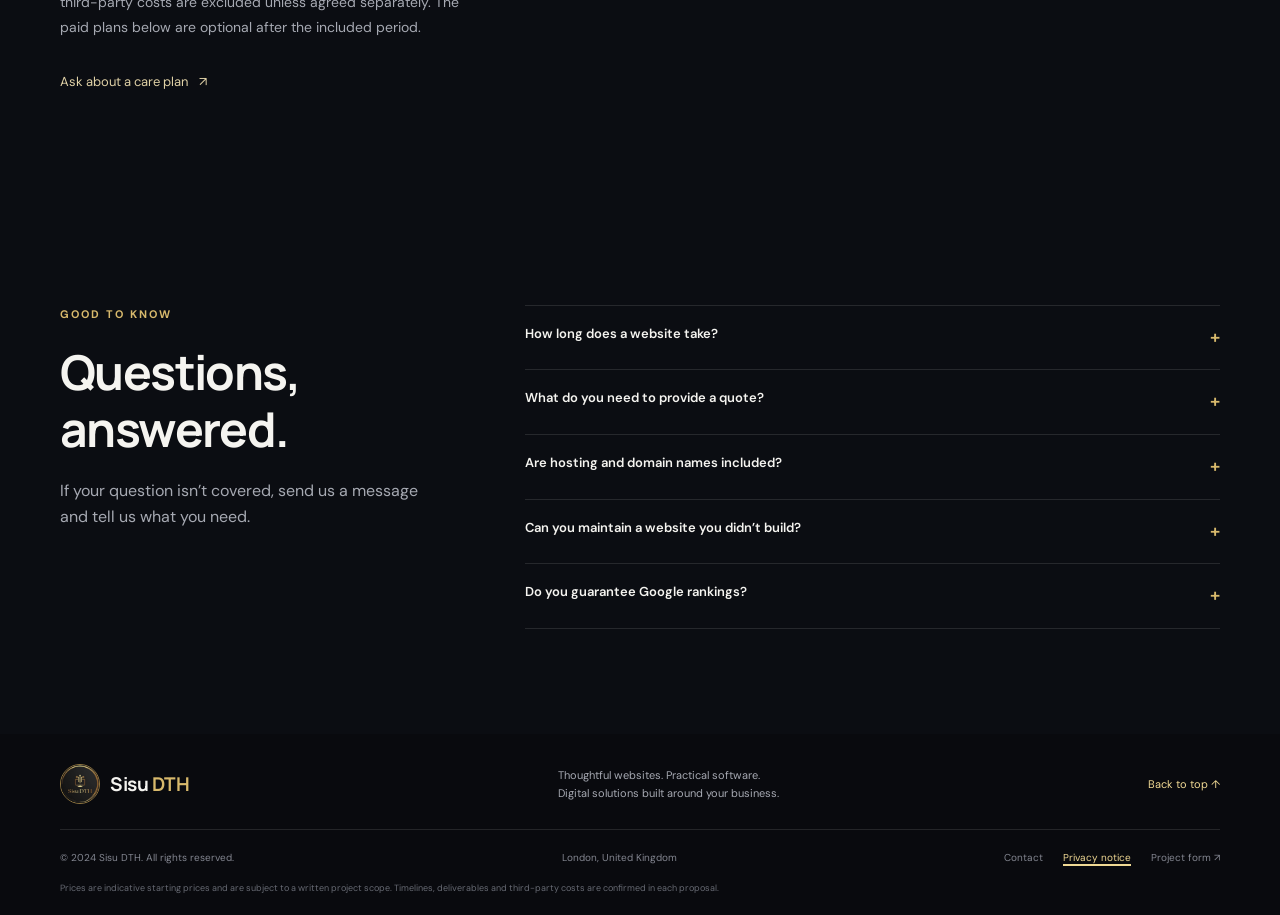
<file: pricing.html>
<!doctype html>
<html lang="en-GB">
<head>
<meta charset="utf-8"><meta name="viewport" content="width=device-width, initial-scale=1">
<meta name="description" content="See indicative project packages, maintenance and FAQs.">
<meta name="theme-color" content="#0b0d12">
<title>Price & Support | Sisu DTH</title>
<link rel="icon" href="assets/sisu-logo-source.png"><link rel="preconnect" href="https://fonts.googleapis.com"><link rel="preconnect" href="https://fonts.gstatic.com" crossorigin><link href="https://fonts.googleapis.com/css2?family=DM+Sans:wght@400;500;600;700&family=Manrope:wght@400;500;600;700;800&display=swap" rel="stylesheet"><link href="https://fonts.googleapis.com/css2?family=Oswald:wght@500;600;700&display=swap" rel="stylesheet"><link rel="stylesheet" href="styles.css">
</head>
<body>
<!-- Shared header and primary navigation -->
<header class="site-header">
  <a class="brand" href="index.html" aria-label="Sisu DTH home"><img src="assets/sisu-logo-source.png" alt="Sisu DTH logo"><span>Sisu <b>DTH</b></span></a>
  <button class="menu-toggle" type="button" aria-label="Open navigation" aria-expanded="false" aria-controls="nav">☰</button>
  <nav id="nav" aria-label="Main navigation">
    <a href="index.html">Home</a><a href="about.html">About</a><a href="services.html">Services</a><a href="pricing.html">Pricing</a><a class="nav-cta" href="contact.html">Discuss a project <span>↗</span></a>
  </nav>
<div class="language-switcher"><select id="site-language" aria-label="Choose website language"><option value="en">🇬🇧 English</option><option value="fr">🇫🇷 Français</option><option value="es">🇪🇸 Español</option></select></div>
</header>
<main>
<section class="section pricing" id="pricing">
  <div class="container"><div class="section-head"><div><p class="section-kicker">STRAIGHTFORWARD STARTING PRICES</p><h2>Know where you stand.</h2></div><p>Every project is different. These guide prices help you plan; we confirm a written scope and final quote before work begins.</p></div><div class="pricing-grid"><article class="price-card"><p class="price-label">GET ONLINE</p><h3>Starter Website</h3><div class="price"><span>from</span>£399</div><p class="maintenance-badge">✦ 12 MONTHS <strong class="free-highlight">FREE</strong> TECHNICAL MAINTENANCE</p><p class="price-desc">A professional starting point for a small business.</p><ul><li>Up to 5 agreed pages</li><li>Mobile-responsive layout</li><li>Contact form and social links</li><li>Basic on-page SEO</li><li>Testing and launch</li></ul><a class="btn btn-outline" href="contact.html" data-package="Starter Website">Enquire about this</a></article><article class="price-card price-popular"><div class="popular-tag">POPULAR CHOICE</div><p class="price-label">GROW YOUR BUSINESS</p><h3>Business Website</h3><div class="price"><span>from</span>£999 </div><p class="maintenance-badge">✦ 12 MONTHS <strong class="free-highlight">FREE</strong> TECHNICAL MAINTENANCE</p><p class="price-desc">A more tailored website built to support growth.</p><ul><li>Up to 8 agreed pages</li><li>Tailored styling and layouts</li><li>CMS or blog where suitable</li><li>Analytics and SEO foundations</li><li>Performance checks and launch</li></ul><a class="btn btn-gold" href="contact.html" data-package="Business Website">Enquire about this</a></article><article class="price-card"><p class="price-label">BUILT AROUND YOU</p><h3>Custom Digital Solution</h3><div class="price"><span>from</span>£3,499</div><p class="maintenance-badge">✦ 12 MONTHS <strong class="free-highlight">FREE</strong> TECHNICAL MAINTENANCE</p><p class="price-desc">For workflows and functionality beyond a standard site.</p><ul><li>Requirements and scope agreed</li><li>Custom features or workflows</li><li>Integrations as specified</li><li>Testing and deployment</li><li>Documentation and handover</li></ul><a class="btn btn-outline" href="contact.html" data-package="Custom Digital Solution">Discuss your idea</a></article></div><div class="price-note"><span>✳</span><p><strong>Need something specific?</strong> Landing pages range from <b>£399 to £899</b>, while business websites start at <b>£999</b>and can cost up to <b>£2,499</b>, depending on complexity and features, including e-commerce functionality such as Shopify stores. *Custom web applications start at <b>£3,499</b>, with more complex projects quoted individually following an initial consultation. Hosting, paid licences, content creation and third-party services are quoted separately and clearly itemised.</p></div>
  </div>
</section>
<section class="section care" id="care"><div class="container care-grid"><div><p class="section-kicker">SUPPORT AFTER LAUNCH</p><h2>Your website shouldn’t be a one-off task.</h2><p class="muted">All three project packages include 12 months of technical maintenance and routine updates from launch, covering bug fixes and agreed upkeep. After 12 months, ongoing care is optional and never renews automatically. New features, redesigns, content work, hosting, domains, paid licences and third-party costs are excluded unless agreed separately. The paid plans below are optional after the included period.</p><a class="under-link" href="contact.html">Ask about a care plan <span>↗</span></a></div><div class="care-list"><div class="care-row"><div><h3>Essential Care</h3><p>Routine updates, backup checks and basic monitoring.</p></div><strong>£49<small>/month</small></strong></div><div class="care-row"><div><h3>Business Care</h3><p>Essential care plus up to 1 hour of agreed minor changes monthly.</p></div><strong>£99<small>/month</small></strong></div><div class="care-row"><div><h3>Care + Development</h3><p>Enhanced support plus up to 2 hours of agreed changes monthly.</p></div><strong>£179<small>/month</small></strong></div><p class="fine-print">Plans are subject to a written service agreement. Unused hours do not roll over. New features, emergency work, hosting and paid licences may cost extra.</p></div></div></section>
<section class="section faq">
    <div class="container faq-grid">
        <div>
            <p class="section-kicker">GOOD TO KNOW</p>
            <h2>Questions, answered.</h2>
            <p class="muted">If your question isn’t covered, send us a message and tell us what you need.</p>
        </div>
        <div class="faq-items">
            <details>
                <summary>How long does a website take?</summary>
                <p>A small website may take around 2 days to 1 week, while a larger or custom project may take several weeks. Timing depends on scope, feedback and content readiness.</p>
            </details>
            <details>
                <summary>What do you need to provide a quote?</summary>
                <p>A short description of your goals, desired pages or features, any reference websites, your preferred timeline and an approximate budget are a good start.</p>
            </details>
            <details>
                <summary>Are hosting and domain names included?</summary>
                <p>Not by default. We can help arrange them, but registration, hosting, premium tools and other third-party charges are identified separately in your proposal.</p>
            </details>
            <details>
                <summary>Can you maintain a website you didn’t build?</summary>
                <p>Often, yes. We first review the platform, access and current condition, then confirm what support is feasible and quote accordingly.</p>
            </details>
            <details>
                <summary>Do you guarantee Google rankings?</summary>
                <p>No. We can improve technical and on-page SEO foundations, but search rankings depend on many factors and cannot responsibly be guaranteed.</p>
            </details>
        </div>
    </div>
</section>
</main>
<footer class="footer"><div class="container footer-top"><a class="brand" href="index.html"><img src="assets/sisu-logo-source.png" alt=""><span>Sisu <b>DTH</b></span></a><p>Thoughtful websites. Practical software.<br>Digital solutions built around your business.</p><a class="back-top" href="index.html">Back to top ↑</a></div><div class="container footer-bottom"><span>© <span id="year"></span> Sisu DTH. All rights reserved.</span><span>London, United Kingdom</span><div><a href="contact.html">Contact</a><a href="privacy.html">Privacy notice</a><a href="https://forms.office.com/r/xNN5vFmRzT" target="_blank" rel="noopener">Project form ↗</a></div></div><p class="disclaimer container">Prices are indicative starting prices and are subject to a written project scope. Timelines, deliverables and third-party costs are confirmed in each proposal.</p></footer>
<a class="whatsapp" href="https://wa.me/447459705560" target="_blank" rel="noopener" aria-label="Contact Sisu DTH on WhatsApp">◉ <span>WhatsApp us</span></a>
<script src="script.js"></script>
<script src="languages.js" defer></script>
</body></html>
</file>
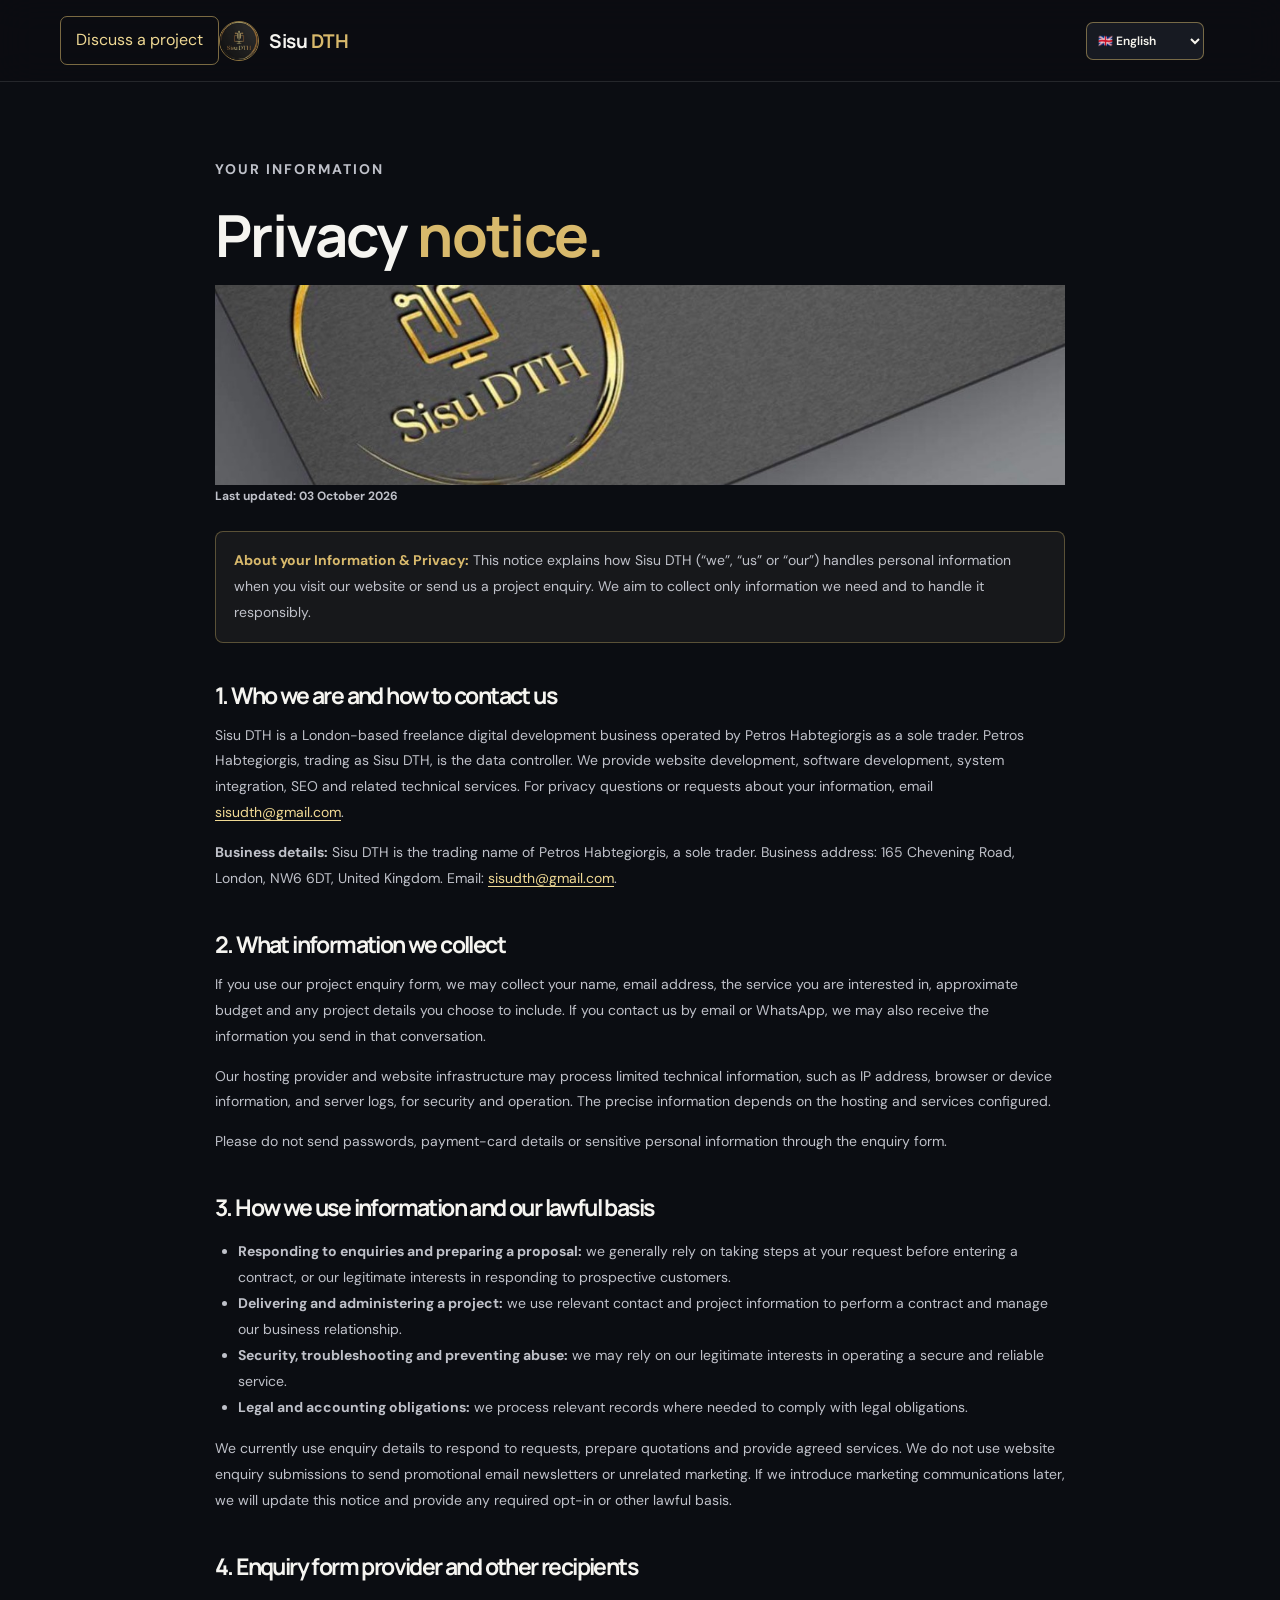
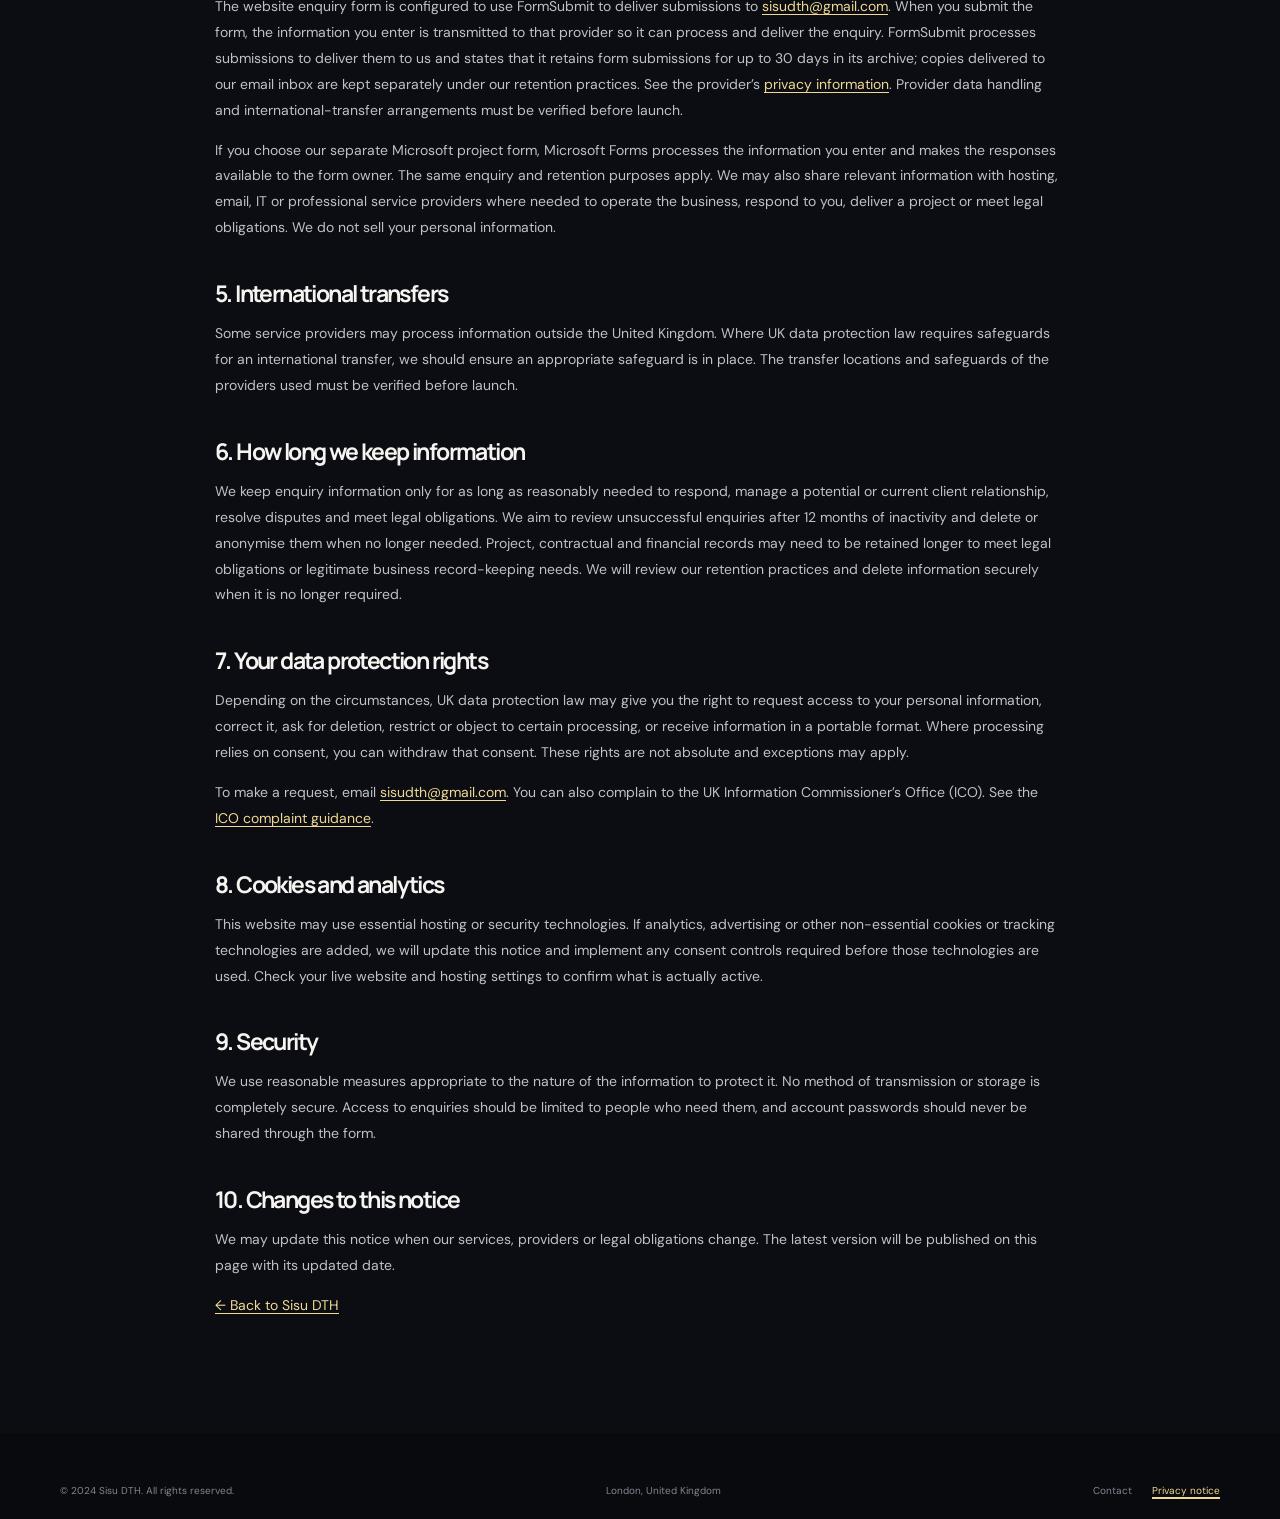
<file: privacy.html>
<!doctype html>
<html lang="en-GB">
<head>
<meta charset="utf-8"><meta name="viewport" content="width=device-width, initial-scale=1">
<meta name="description" content="Sisu DTH privacy notice explaining how we handle personal information submitted through our website and project enquiry form.">
<meta name="theme-color" content="#0b0d12"><title>Privacy Notice | Sisu DTH</title>
<link rel="icon" href="assets/sisu-logo-source.png"><link rel="preconnect" href="https://fonts.googleapis.com"><link rel="preconnect" href="https://fonts.gstatic.com" crossorigin><link href="https://fonts.googleapis.com/css2?family=DM+Sans:wght@400;500;600;700&family=Manrope:wght@400;500;600;700;800&display=swap" rel="stylesheet"><link rel="stylesheet" href="styles.css">
<style>.privacy-main{padding:75px 0 100px}.privacy-wrap{max-width:850px;margin:auto}.privacy-wrap h1{font-size:clamp(38px,6vw,58px);line-height:1.1;margin:14px 0 18px}.privacy-wrap h2{font:700 23px Manrope,sans-serif;margin:36px 0 12px}.privacy-wrap p,.privacy-wrap li{color:#bfc1c9;font-size:14px;line-height:1.85}.privacy-wrap ul{padding-left:23px}.privacy-wrap a{color:var(--gold2);text-decoration:underline;text-underline-offset:3px}.privacy-alert{border:1px solid rgba(216,185,108,.35);background:#17181b;border-radius:8px;padding:16px 18px;margin:24px 0}.privacy-alert p{margin:0}.privacy-date{color:var(--muted);font-size:12px!important}.privacy-wrap .brand{display:inline-flex}</style>
</head>
<body>
<header class="site-header"><a class="brand" href="index.html" aria-label="Sisu DTH home"><img src="assets/sisu-logo-source.png" alt="Sisu DTH logo"><span>Sisu <b>DTH</b></span></a><a class="nav-cta" href="contact.html">Discuss a project</a><div class="language-switcher"><select id="site-language" aria-label="Choose website language"><option value="en">🇬🇧 English</option><option value="fr">🇫🇷 Français</option><option value="es">🇪🇸 Español</option></select></div></header>
<main class="privacy-main"><div class="container privacy-wrap"><p class="section-kicker">YOUR INFORMATION</p><h1>Privacy <span style="color:var(--gold)">notice.</span></h1>
    <div style="background-image: url('assets/sisu-advert.jpeg');background-size: cover;
            background-position: center;
            background-repeat: no-repeat;
            min-height: 200px;">

    </div>
    <p class="privacy-date"><b>Last updated: 03 October 2026</b></p>
<div class="privacy-alert"><p><strong style="color:var(--gold)">About your Information & Privacy:</strong> This notice explains how Sisu DTH (“we”, “us” or “our”) handles personal information when you visit our website or send us a project enquiry. We aim to collect only information we need and to handle it responsibly.</p></div>
<h2>1. Who we are and how to contact us</h2><p>Sisu DTH is a London-based freelance digital development business operated by Petros Habtegiorgis as a sole trader. Petros Habtegiorgis, trading as Sisu DTH, is the data controller. We provide website development, software development, system integration, SEO and related technical services. For privacy questions or requests about your information, email <a href="mailto:sisudth@gmail.com">sisudth@gmail.com</a>.</p><p><strong>Business details:</strong> Sisu DTH is the trading name of Petros Habtegiorgis, a sole trader. Business address: 165 Chevening Road, London, NW6 6DT, United Kingdom. Email: <a href="mailto:sisudth@gmail.com">sisudth@gmail.com</a>.</p>
<h2>2. What information we collect</h2><p>If you use our project enquiry form, we may collect your name, email address, the service you are interested in, approximate budget and any project details you choose to include. If you contact us by email or WhatsApp, we may also receive the information you send in that conversation.</p><p>Our hosting provider and website infrastructure may process limited technical information, such as IP address, browser or device information, and server logs, for security and operation. The precise information depends on the hosting and services configured.</p><p>Please do not send passwords, payment-card details or sensitive personal information through the enquiry form.</p>
<h2>3. How we use information and our lawful basis</h2><ul><li><strong>Responding to enquiries and preparing a proposal:</strong> we generally rely on taking steps at your request before entering a contract, or our legitimate interests in responding to prospective customers.</li><li><strong>Delivering and administering a project:</strong> we use relevant contact and project information to perform a contract and manage our business relationship.</li><li><strong>Security, troubleshooting and preventing abuse:</strong> we may rely on our legitimate interests in operating a secure and reliable service.</li><li><strong>Legal and accounting obligations:</strong> we process relevant records where needed to comply with legal obligations.</li></ul><p>We currently use enquiry details to respond to requests, prepare quotations and provide agreed services. We do not use website enquiry submissions to send promotional email newsletters or unrelated marketing. If we introduce marketing communications later, we will update this notice and provide any required opt-in or other lawful basis.</p>
<h2>4. Enquiry form provider and other recipients</h2><p>The website enquiry form is configured to use FormSubmit to deliver submissions to <a href="mailto:sisudth@gmail.com">sisudth@gmail.com</a>. When you submit the form, the information you enter is transmitted to that provider so it can process and deliver the enquiry. FormSubmit processes submissions to deliver them to us and states that it retains form submissions for up to 30 days in its archive; copies delivered to our email inbox are kept separately under our retention practices. See the provider’s <a href="https://formsubmit.co/privacy.pdf" target="_blank" rel="noopener noreferrer">privacy information</a>. Provider data handling and international-transfer arrangements must be verified before launch.</p><p>If you choose our separate Microsoft project form, Microsoft Forms processes the information you enter and makes the responses available to the form owner. The same enquiry and retention purposes apply. We may also share relevant information with hosting, email, IT or professional service providers where needed to operate the business, respond to you, deliver a project or meet legal obligations. We do not sell your personal information.</p>
<h2>5. International transfers</h2><p>Some service providers may process information outside the United Kingdom. Where UK data protection law requires safeguards for an international transfer, we should ensure an appropriate safeguard is in place. The transfer locations and safeguards of the providers used must be verified before launch.</p>
<h2>6. How long we keep information</h2><p>We keep enquiry information only for as long as reasonably needed to respond, manage a potential or current client relationship, resolve disputes and meet legal obligations. We aim to review unsuccessful enquiries after 12 months of inactivity and delete or anonymise them when no longer needed. Project, contractual and financial records may need to be retained longer to meet legal obligations or legitimate business record-keeping needs. We will review our retention practices and delete information securely when it is no longer required.</p>
<h2>7. Your data protection rights</h2><p>Depending on the circumstances, UK data protection law may give you the right to request access to your personal information, correct it, ask for deletion, restrict or object to certain processing, or receive information in a portable format. Where processing relies on consent, you can withdraw that consent. These rights are not absolute and exceptions may apply.</p><p>To make a request, email <a href="mailto:sisudth@gmail.com">sisudth@gmail.com</a>. You can also complain to the UK Information Commissioner’s Office (ICO). See the <a href="https://ico.org.uk/make-a-complaint/data-protection-complaints/" target="_blank" rel="noopener noreferrer">ICO complaint guidance</a>.</p>
<h2>8. Cookies and analytics</h2><p>This website may use essential hosting or security technologies. If analytics, advertising or other non-essential cookies or tracking technologies are added, we will update this notice and implement any consent controls required before those technologies are used. Check your live website and hosting settings to confirm what is actually active.</p>
<h2>9. Security</h2><p>We use reasonable measures appropriate to the nature of the information to protect it. No method of transmission or storage is completely secure. Access to enquiries should be limited to people who need them, and account passwords should never be shared through the form.</p>
<h2>10. Changes to this notice</h2><p>We may update this notice when our services, providers or legal obligations change. The latest version will be published on this page with its updated date.</p>
<p><a href="index.html">← Back to Sisu DTH</a></p></div></main>
<footer class="footer"><div class="container footer-bottom"><span>© <span id="year"></span> Sisu DTH. All rights reserved.</span><span>London, United Kingdom</span><div><a href="contact.html">Contact</a><a href="privacy.html" aria-current="page">Privacy notice</a></div></div></footer><script>document.getElementById('year').textContent = '2024';</script>
<script src="languages.js" defer></script>
</body></html>
</file>
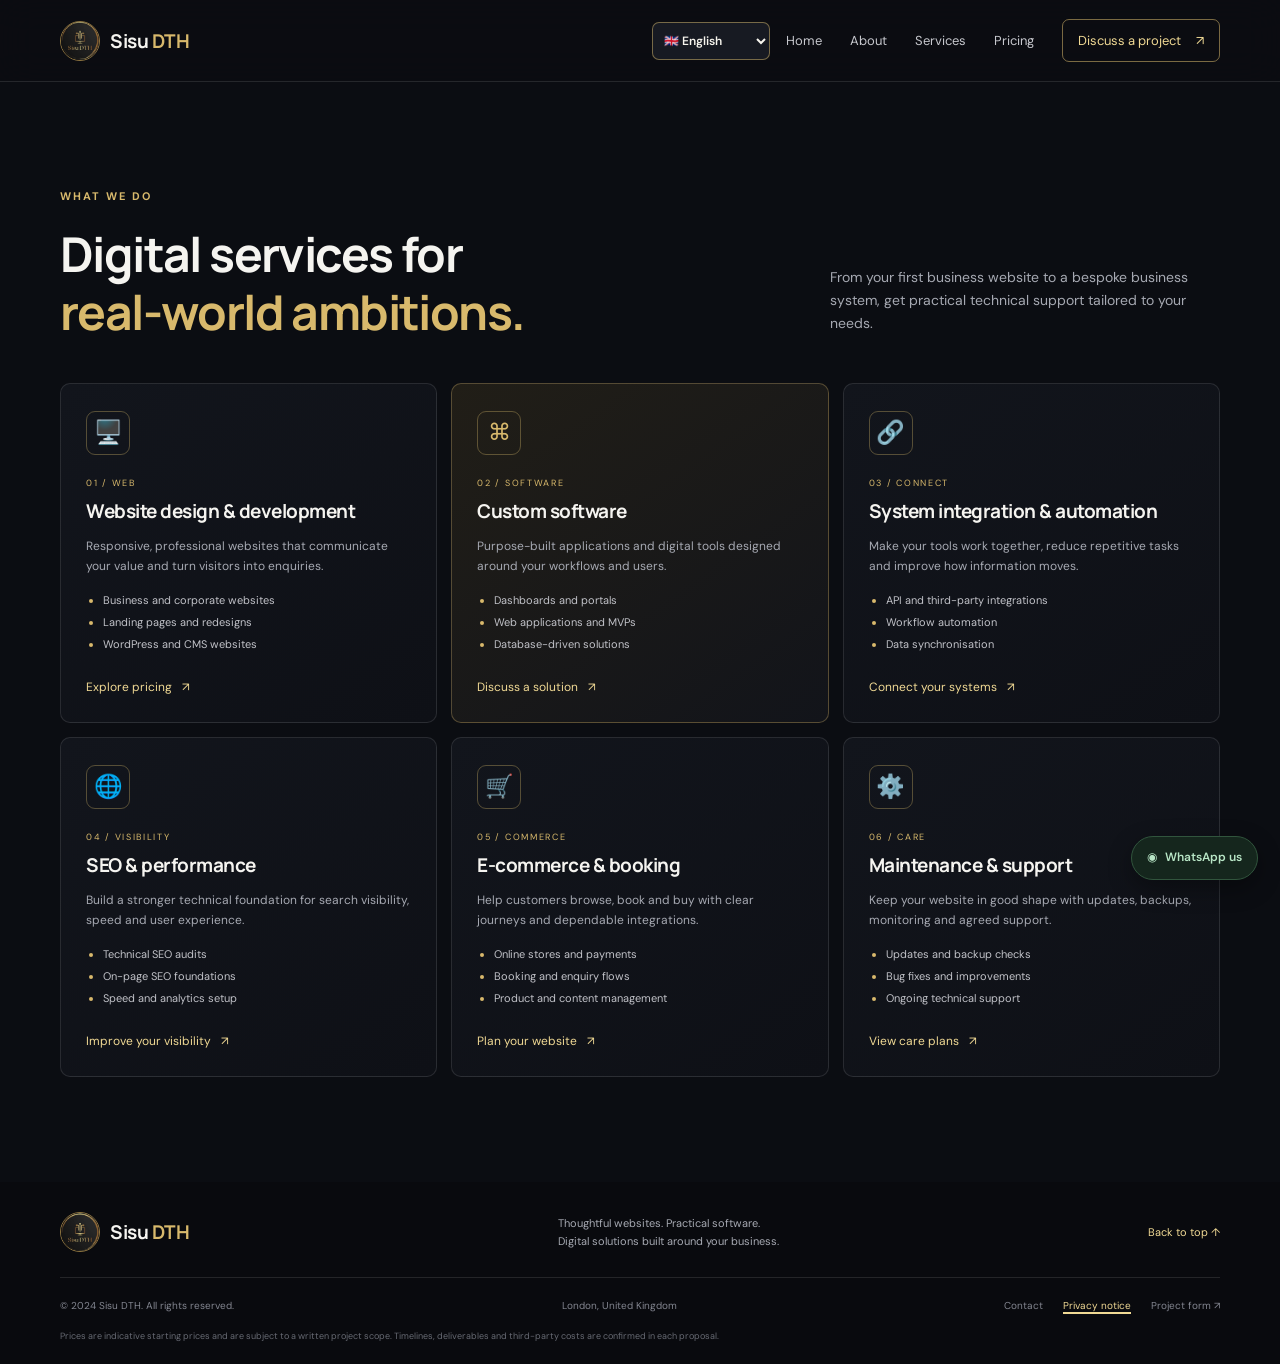
<file: services.html>
<!doctype html>
<html lang="en-GB">
<head>
<meta charset="utf-8"><meta name="viewport" content="width=device-width, initial-scale=1">
<meta name="description" content="Explore website development, software and digital solutions.">
<meta name="theme-color" content="#0b0d12">
<title>Services | Sisu DTH</title>
<link rel="icon" href="assets/sisu-logo-source.png"><link rel="preconnect" href="https://fonts.googleapis.com"><link rel="preconnect" href="https://fonts.gstatic.com" crossorigin><link href="https://fonts.googleapis.com/css2?family=DM+Sans:wght@400;500;600;700&family=Manrope:wght@400;500;600;700;800&display=swap" rel="stylesheet"><link rel="stylesheet" href="styles.css">
</head>
<body>
<!-- Shared header and primary navigation -->
<header class="site-header">
  <a class="brand" href="index.html" aria-label="Sisu DTH home"><img src="assets/sisu-logo-source.png" alt="Sisu DTH logo"><span>Sisu <b>DTH</b></span></a>
  <button class="menu-toggle" type="button" aria-label="Open navigation" aria-expanded="false" aria-controls="nav">☰</button>
  <nav id="nav" aria-label="Main navigation">
    <a href="index.html">Home</a><a href="about.html">About</a><a href="services.html">Services</a><a href="pricing.html">Pricing</a><a class="nav-cta" href="contact.html">Discuss a project <span>↗</span></a>
  </nav>
<div class="language-switcher"><select id="site-language" aria-label="Choose website language"><option value="en">🇬🇧 English</option><option value="fr">🇫🇷 Français</option><option value="es">🇪🇸 Español</option></select></div>
</header>
<main>
<section class="section services" id="services"><div class="container"><div class="section-head"><div><p class="section-kicker">WHAT WE DO</p><div class="background"></div><h2>Digital services for<br><span>real-world ambitions.</span></h2></div><p>From your first business website to a bespoke business system, get practical technical support tailored to your needs.</p></div><div class="service-grid"><article class="service-card"><div class="service-icon">🖥️</div><p class="service-number">01 / WEB</p><h3>Website design & development</h3><p>Responsive, professional websites that communicate your value and turn visitors into enquiries.</p><ul><li>Business and corporate websites</li><li>Landing pages and redesigns</li><li>WordPress and CMS websites</li></ul><a href="pricing.html">Explore pricing <span>↗</span></a></article><article class="service-card featured"><div class="service-icon">⌘</div><p class="service-number">02 / SOFTWARE</p><h3>Custom software</h3><p>Purpose-built applications and digital tools designed around your workflows and users.</p><ul><li>Dashboards and portals</li><li>Web applications and MVPs</li><li>Database-driven solutions</li></ul><a href="contact.html">Discuss a solution <span>↗</span></a></article><article class="service-card"><div class="service-icon">🔗</div><p class="service-number">03 / CONNECT</p><h3>System integration & automation</h3><p>Make your tools work together, reduce repetitive tasks and improve how information moves.</p><ul><li>API and third-party integrations</li><li>Workflow automation</li><li>Data synchronisation</li></ul><a href="contact.html">Connect your systems <span>↗</span></a></article><article class="service-card"><div class="service-icon">🌐</div><p class="service-number">04 / VISIBILITY</p><h3>SEO & performance</h3><p>Build a stronger technical foundation for search visibility, speed and user experience.</p><ul><li>Technical SEO audits</li><li>On-page SEO foundations</li><li>Speed and analytics setup</li></ul><a href="contact.html">Improve your visibility <span>↗</span></a></article><article class="service-card"><div class="service-icon">🛒</div><p class="service-number">05 / COMMERCE</p><h3>E-commerce & booking</h3><p>Help customers browse, book and buy with clear journeys and dependable integrations.</p><ul><li>Online stores and payments</li><li>Booking and enquiry flows</li><li>Product and content management</li></ul><a href="contact.html">Plan your website <span>↗</span></a></article><article class="service-card"><div class="service-icon">⚙️</div><p class="service-number">06 / CARE</p><h3>Maintenance & support</h3><p>Keep your website in good shape with updates, backups, monitoring and agreed support.</p><ul><li>Updates and backup checks</li><li>Bug fixes and improvements</li><li>Ongoing technical support</li></ul><a href="pricing.html#care">View care plans <span>↗</span></a></article></div></div></section>
</main>
<footer class="footer"><div class="container footer-top"><a class="brand" href="index.html"><img src="assets/sisu-logo-source.png" alt=""><span>Sisu <b>DTH</b></span></a><p>Thoughtful websites. Practical software.<br>Digital solutions built around your business.</p><a class="back-top" href="index.html">Back to top ↑</a></div><div class="container footer-bottom"><span>© <span id="year"></span> Sisu DTH. All rights reserved.</span><span>London, United Kingdom</span><div><a href="contact.html">Contact</a><a href="privacy.html">Privacy notice</a><a href="https://forms.office.com/r/xNN5vFmRzT" target="_blank" rel="noopener">Project form ↗</a></div></div><p class="disclaimer container">Prices are indicative starting prices and are subject to a written project scope. Timelines, deliverables and third-party costs are confirmed in each proposal.</p></footer>
<a class="whatsapp" href="https://wa.me/447459705560" target="_blank" rel="noopener" aria-label="Contact Sisu DTH on WhatsApp">◉ <span>WhatsApp us</span></a>
<script src="script.js"></script>
<script src="languages.js" defer></script>
</body></html>
</file>
<file: styles.css>
:root{--bg:#0b0d12;--panel:#11141b;--panel2:#151923;--text:#f5f4f0;--muted:#a6a9b2;--gold:#d8b96c;--gold2:#f0d994;--line:rgba(255,255,255,.11);--max:1160px}*{box-sizing:border-box}html{scroll-behavior:smooth;scroll-padding-top:88px}body{margin:0;background:var(--bg);color:var(--text);font-family:'DM Sans',sans-serif;line-height:1.65}a{color:inherit;text-decoration:none}button,input,select,textarea{font:inherit}.container{width:min(var(--max),calc(100% - 48px));margin:auto}.site-header{height:82px;display:flex;align-items:center;justify-content:space-between;padding:0 max(24px,calc((100% - var(--max))/2));border-bottom:1px solid var(--line);position:sticky;top:0;background:rgba(11,13,18,.91);backdrop-filter:blur(18px);z-index:20}.brand{display:flex;align-items:center;gap:10px;font:700 19px Manrope,sans-serif;letter-spacing:-.5px}.brand img{width:40px;height:40px;border-radius:50%;object-fit:cover;border:1px solid #8d7440}.brand b{color:var(--gold)}nav{display:flex;align-items:center;gap:28px;font-size:13px;color:#c7c8cd}nav a:hover,.text-link:hover,.under-link:hover{color:var(--gold2)}.nav-cta{border:1px solid rgba(216,185,108,.55);border-radius:7px;padding:10px 15px;color:var(--gold2)}.nav-cta span{margin-left:12px}.menu-toggle{display:none;background:none;border:0;color:white;font-size:25px}.hero{position:relative;overflow:hidden;padding:94px 0 25px;background:radial-gradient(ellipse at 82% 23%,rgba(128,97,42,.12),transparent 40%),linear-gradient(180deg,#0d1016,#0b0d12)}.hero-glow{position:absolute;width:500px;height:500px;right:-150px;top:-180px;border-radius:50%;background:rgba(209,173,87,.08);filter:blur(80px)}.hero-grid{display:grid;grid-template-columns:1.05fr .95fr;align-items:center;gap:65px;position:relative}.eyebrow,.section-kicker{font-size:11px;letter-spacing:2px;font-weight:700;color:var(--gold);margin:0 0 20px}.pulse{display:inline-block;width:7px;height:7px;background:#d8b96c;border-radius:50%;margin-right:9px;box-shadow:0 0 12px #d8b96c}h1,h2,h3,p{margin-top:0}h1,h2,h3{font-family:Manrope,sans-serif;letter-spacing:-1.6px}h1{font-size:clamp(44px,5.4vw,70px);line-height:1.08;margin:0 0 24px;font-weight:700}h1 span,h2 span{color:var(--gold)}.hero-text{font-size:17px;max-width:550px;color:#b9bbc2;line-height:1.8}.hero-actions{display:flex;align-items:center;gap:25px;flex-wrap:wrap;margin-top:30px}.btn{display:inline-flex;align-items:center;justify-content:center;gap:18px;padding:13px 19px;border-radius:7px;font-weight:700;font-size:13px;border:1px solid transparent;cursor:pointer;transition:.2s}.btn-gold{background:linear-gradient(135deg,var(--gold2),var(--gold));color:#17140c}.btn-gold:hover{filter:brightness(1.08);transform:translateY(-1px)}.btn-outline{border-color:rgba(216,185,108,.5);color:var(--gold2)}.btn-outline:hover{background:rgba(216,185,108,.09)}.text-link,.under-link{font-size:13px;color:#e0d1a6}.text-link span,.under-link span{margin-left:8px}.hero-proof{display:flex;align-items:center;gap:13px;margin-top:42px}.proof-mark{width:38px;height:38px;display:grid;place-items:center;border:1px solid rgba(216,185,108,.45);border-radius:50%;color:var(--gold);font-size:20px}.hero-proof p{font-size:12px;line-height:1.6;margin:0}.hero-proof strong{font-weight:600}.hero-proof p span{color:var(--muted)}.hero-visual{position:relative;padding:20px 0 25px 15px}.visual-frame{position:relative;overflow:hidden;height:410px;border:1px solid rgba(216,185,108,.35);border-radius:14px;background:#1c2028;box-shadow:0 30px 80px #0008}.visual-frame>img{width:100%;height:100%;object-fit:cover;filter:saturate(.8)}.visual-shade{position:absolute;inset:0;background:linear-gradient(180deg,rgba(5,7,10,.05),rgba(5,7,10,.78))}.floating-card{position:absolute;display:flex;align-items:center;gap:12px;padding:13px 15px;background:rgba(17,20,27,.91);border:1px solid rgba(255,255,255,.14);border-radius:10px;box-shadow:0 10px 40px #0005;backdrop-filter:blur(12px)}.card-top{top:28px;left:-14px}.card-bottom{bottom:62px;right:-15px}.mini-icon{width:36px;height:36px;display:grid;place-items:center;background:#292519;color:var(--gold);border-radius:8px;font-size:22px}.floating-card b,.floating-card small{display:block}.floating-card b{font-size:12px}.floating-card small{font-size:10px;color:var(--muted);margin-top:3px}.status-dot{width:8px;height:8px;background:#8bc79d;border-radius:50%;box-shadow:0 0 12px #8bc79d}.visual-caption{position:absolute;bottom:20px;left:20px;font-size:11px;letter-spacing:2px;font-weight:700}.visual-caption span{font-weight:400;color:#c4c5c7}.orbit{position:absolute;border:1px solid rgba(216,185,108,.17);border-radius:50%;z-index:-1}.orbit-one{inset:-10px -15px 5px 35px}.orbit-two{inset:5px -30px -8px 50px}.hero-bottom{display:flex;align-items:center;justify-content:space-between;gap:14px;border-top:1px solid var(--line);margin-top:70px;padding-top:23px;color:#888b94;font-size:9px;letter-spacing:1.5px}.hero-bottom i{width:4px;height:4px;border-radius:50%;background:var(--gold)}.section{padding:105px 0}.intro{background:#101219;border-top:1px solid var(--line);border-bottom:1px solid var(--line)}.intro-grid{display:grid;grid-template-columns:1fr .85fr;gap:100px;align-items:center}.section h2,.contact-section h2{font-size:clamp(32px,4vw,48px);line-height:1.2;margin-bottom:0}.intro-copy{color:#b5b7bf;font-size:14px}.intro-copy p{margin-bottom:16px}.under-link{display:inline-block;margin-top:9px}.section-head{display:flex;justify-content:space-between;align-items:end;gap:40px;margin-bottom:43px}.section-head>p{max-width:390px;color:var(--muted);font-size:14px;margin-bottom:5px}.service-grid{display:grid;grid-template-columns:repeat(3,1fr);gap:14px}.service-card{padding:27px 25px 25px;border:1px solid var(--line);background:linear-gradient(145deg,#12151c,#0e1016);border-radius:10px;min-height:340px;display:flex;flex-direction:column;align-items:flex-start;transition:transform .2s,border-color .2s}.service-card:hover{transform:translateY(-4px);border-color:rgba(216,185,108,.4)}.service-card.featured{background:linear-gradient(145deg,#211e17,#12141a);border-color:rgba(216,185,108,.32)}.service-icon{width:44px;height:44px;border:1px solid rgba(216,185,108,.35);border-radius:9px;display:grid;place-items:center;color:var(--gold);font-size:23px;margin-bottom:21px}.service-number{font-size:9px;letter-spacing:1.7px;color:var(--gold);margin-bottom:8px}.service-card h3{font-size:19px;line-height:1.35;letter-spacing:-.5px;margin-bottom:11px}.service-card>p:not(.service-number){font-size:12px;color:var(--muted);line-height:1.7;margin-bottom:12px}.service-card ul,.price-card ul{padding:0 0 0 17px;margin:0 0 20px;font-size:11px;color:#c1c2c8;line-height:2}.service-card li::marker,.price-card li::marker{color:var(--gold)}.service-card>a{margin-top:auto;font-size:12px;color:var(--gold2)}.service-card>a span{margin-left:7px}.pricing{background:#101219;border-block:1px solid var(--line)}.pricing-grid{display:grid;grid-template-columns:repeat(3,1fr);gap:15px;align-items:stretch}.price-card{position:relative;padding:29px 25px;border:1px solid var(--line);border-radius:10px;background:#0c0e14;display:flex;flex-direction:column}.price-popular{border-color:rgba(216,185,108,.6);background:linear-gradient(160deg,#211e17,#0c0e14)}.popular-tag{position:absolute;top:-12px;right:17px;padding:4px 9px;border-radius:4px;background:var(--gold);color:#17140c;font-size:8px;letter-spacing:1px;font-weight:700}.price-label{font-size:9px;letter-spacing:1.7px;color:var(--gold);margin-bottom:8px}.price-card h3{font-size:20px;letter-spacing:-.5px;margin-bottom:10px}.price{font:800 37px Manrope,sans-serif;letter-spacing:-1.5px;margin:0 0 7px}.price span{font:400 10px 'DM Sans',sans-serif;letter-spacing:0;color:var(--muted);margin-left:7px}.price-desc{font-size:12px;color:var(--muted);min-height:42px}.price-card ul{font-size:12px;line-height:2.15;margin:13px 0 26px}.price-card .btn{margin-top:auto;width:100%}.price-note{display:flex;gap:13px;align-items:flex-start;background:#17181b;border:1px solid var(--line);padding:17px 19px;border-radius:8px;margin-top:20px}.price-note>span{color:var(--gold);font-size:20px}.price-note p{font-size:11px;color:var(--muted);margin:0;line-height:1.8}.price-note strong{color:#eee}.care-grid{display:grid;grid-template-columns:.8fr 1.2fr;gap:100px}.care-grid>div:first-child>p:not(.section-kicker){font-size:14px;line-height:1.8;margin:22px 0}.muted{color:var(--muted)}.care-list{border-top:1px solid var(--line)}.care-row{display:flex;justify-content:space-between;gap:20px;padding:22px 0;border-bottom:1px solid var(--line)}.care-row h3{font-size:16px;letter-spacing:-.3px;margin-bottom:4px}.care-row p{font-size:11px;color:var(--muted);margin:0;max-width:390px}.care-row strong{font:700 23px Manrope,sans-serif;white-space:nowrap;color:var(--gold2)}.care-row strong small{font:400 10px 'DM Sans',sans-serif;color:var(--muted)}.fine-print{font-size:10px;color:#82858e;line-height:1.7;margin-top:16px}.process{background:#101219;border-block:1px solid var(--line)}.process-grid{display:grid;grid-template-columns:repeat(4,1fr);gap:22px}.process-grid>div{border-top:1px solid rgba(216,185,108,.45);padding-top:20px}.process-grid span{font-size:11px;color:var(--gold);letter-spacing:1px}.process-grid h3{font-size:18px;letter-spacing:-.4px;margin:13px 0 8px}.process-grid p{font-size:12px;color:var(--muted);line-height:1.8}.faq-grid{display:grid;grid-template-columns:.7fr 1.3fr;gap:90px}.faq-grid h2{margin-bottom:20px}.faq-items details{border-bottom:1px solid var(--line);padding:17px 0}.faq-items details:first-child{border-top:1px solid var(--line)}.faq-items summary{font-weight:600;font-size:13px;cursor:pointer;list-style:none;display:flex;justify-content:space-between;gap:15px}.faq-items summary::-webkit-details-marker{display:none}.faq-items summary:after{content:'+';color:var(--gold);font-size:18px}.faq-items details[open] summary:after{content:'−'}.faq-items details p{font-size:12px;color:var(--muted);line-height:1.8;margin:12px 30px 0 0}.contact-section{padding:90px 0;background:radial-gradient(ellipse at 10% 70%,rgba(216,185,108,.09),transparent 45%),#12141b;border-top:1px solid var(--line)}.contact-grid{display:grid;grid-template-columns:1fr .8fr;gap:85px;align-items:start}.contact-section h2{font-size:clamp(35px,4vw,49px);max-width:500px}.contact-section h2 span{color:var(--gold)}.contact-grid>div>p:not(.section-kicker){font-size:14px;color:var(--muted);line-height:1.8;max-width:450px;margin:23px 0}.contact-detail{display:flex;align-items:center;gap:13px;margin-top:22px}.contact-detail>span{width:40px;height:40px;display:grid;place-items:center;border:1px solid var(--line);border-radius:8px;color:var(--gold);font-size:19px}.contact-detail small,.contact-detail b{display:block}.contact-detail small{font-size:9px;letter-spacing:1.3px;color:var(--muted)}.contact-detail b{font-size:12px;margin-top:3px}.contact-form{padding:27px;background:#0b0d12;border:1px solid var(--line);border-radius:10px}.form-heading{margin-bottom:21px}.form-heading span{font-size:10px;color:var(--gold);letter-spacing:1.5px}.form-heading p{font:700 19px Manrope,sans-serif;margin:6px 0 0}.contact-form label{display:block;font-size:11px;color:#d2d3d8;margin:13px 0 6px}.contact-form input,.contact-form select,.contact-form textarea{width:100%;border:1px solid #30333c;background:#12151c;color:#f3f3f4;border-radius:5px;padding:11px 12px;font-size:12px;outline:none}.contact-form input:focus,.contact-form select:focus,.contact-form textarea:focus{border-color:var(--gold)}.contact-form textarea{resize:vertical}.contact-form input::placeholder,.contact-form textarea::placeholder{color:#747783}.submit-btn{width:100%;margin-top:17px}.form-note,.form-status{font-size:10px;line-height:1.7;color:#858894;margin:12px 0 0}.form-status{color:var(--gold2)}.footer{padding:30px 0 20px;background:#090a0e}.footer-top{display:flex;align-items:center;justify-content:space-between;gap:25px;padding-bottom:25px;border-bottom:1px solid var(--line)}.footer-top>p{font-size:11px;color:var(--muted);margin:0}.back-top{font-size:11px;color:var(--gold2)}.footer-bottom{display:flex;justify-content:space-between;gap:15px;align-items:center;padding-top:20px;color:#838690;font-size:10px}.footer-bottom div{display:flex;gap:20px}.footer-bottom a:hover{color:var(--gold)}.disclaimer{font-size:9px;color:#676a73;margin-top:14px}.whatsapp{position:fixed;right:22px;bottom:20px;z-index:10;display:flex;align-items:center;gap:8px;padding:11px 15px;background:#15261d;border:1px solid #31553d;border-radius:50px;color:#b8e6c6;font-size:12px;box-shadow:0 8px 25px #0005}.whatsapp span{font-weight:600}
.how-we-do-background{
    background-image: url('assets/sisu-advert.jpeg');
    background-size: cover;
    background-position: center;
    min-height: 200px;}
@media(max-width:900px){.site-header{padding-inline:24px}.hero-grid{gap:30px}.visual-frame{height:350px}.intro-grid,.care-grid{gap:45px}.service-grid{grid-template-columns:repeat(2,1fr)}.faq-grid{gap:45px}.contact-grid{gap:35px}.section{padding:80px 0}}
@media(max-width:680px){.container{width:calc(100% - 36px)}.site-header{height:70px;padding:0 18px}.brand{font-size:17px}.brand img{width:35px;height:35px}.menu-toggle{display:block}nav{display:none;position:absolute;top:69px;left:0;right:0;padding:18px;background:#0d1016;border-bottom:1px solid var(--line);flex-direction:column;align-items:stretch;gap:0}nav.open{display:flex}nav a{padding:12px 5px}.nav-cta{text-align:center;margin-top:8px}.hero{padding-top:65px}.hero-grid{grid-template-columns:1fr;gap:22px}.hero-copy{position:relative;z-index:1}h1{font-size:clamp(43px,12vw,60px)}
.background{
    background-image: url('assets/sisu-advert.jpeg');
    background-size: cover;
    background-position: center;
    min-height: 200px;}.hero-text{font-size:15px}.hero-visual{padding:12px 8px 20px}.visual-frame{height:290px}.card-top{left:-6px;top:18px}.card-bottom{right:-5px;bottom:50px}.floating-card{padding:10px}.hero-bottom{margin-top:35px;flex-wrap:wrap;justify-content:center;line-height:2.2}.hero-bottom i{margin:0 4px}.section{padding:68px 0}.intro-grid,.care-grid,.faq-grid,.contact-grid{grid-template-columns:1fr;gap:27px}.section-head{display:block;margin-bottom:30px}.section-head>p{margin-top:18px}.service-grid,.pricing-grid{grid-template-columns:1fr}.service-card{min-height:0}.price-card{padding:26px 23px}.price-desc{min-height:0}.process-grid{grid-template-columns:repeat(2,1fr);gap:15px}.process-grid>div{padding-top:15px}.care-row{gap:12px}.care-row p{max-width:250px}.contact-section{padding:68px 0}.contact-form{padding:21px}.footer-top{align-items:flex-start;flex-wrap:wrap}.footer-top>p{order:3;width:100%}.footer-bottom{flex-wrap:wrap}.footer-bottom div{width:100%}.whatsapp{right:12px;bottom:12px;padding:10px 13px}.section h2,.contact-section h2{font-size:34px}}

/* Enquiry form delivery states */
.honeypot { position:absolute !important; left:-10000px !important; width:1px !important; height:1px !important; opacity:0 !important; pointer-events:none !important; }
.submit-btn:disabled { opacity:.65; cursor:wait; }
.form-status.success { color:#a8e6bf; }
.form-status.error { color:#ffd08a; }

/* Selected work */
.portfolio{background:#0b0d12}.portfolio-grid{display:grid;grid-template-columns:repeat(3,minmax(0,1fr));gap:16px}.portfolio-card{padding:30px 26px;background:linear-gradient(150deg,#181a20,#101219);border:1px solid rgba(216,185,108,.23);border-radius:12px;display:flex;flex-direction:column;min-height:280px}.portfolio-type{color:var(--gold);font-size:10px;letter-spacing:1.5px;font-weight:700}.portfolio-card h3{font-size:22px;letter-spacing:-.6px;margin-bottom:12px}.portfolio-card>p:not(.portfolio-type){font-size:13px;color:var(--muted);line-height:1.8}.portfolio-card>a,.portfolio-unpublished{font-size:12px;color:var(--gold2);margin-top:auto}.portfolio-unpublished{color:#a6a9b2}@media(max-width:900px){.portfolio-grid{grid-template-columns:repeat(2,minmax(0,1fr))}}@media(max-width:680px){.portfolio-grid{grid-template-columns:1fr}}

.maintenance-badge{display:inline-block;align-self:flex-start;margin:0 0 15px;padding:8px 11px;border:1px solid rgba(216,185,108,.65);border-radius:6px;background:rgba(216,185,108,.14);color:var(--gold2);font-size:10px;font-weight:800;letter-spacing:.65px;line-height:1.5}.form-alternative{text-align:center;margin:15px 0 0;color:var(--muted);font-size:11px;font-weight:700;letter-spacing:1px}.external-form-btn{width:100%;margin-top:13px;text-align:center}

/* Included maintenance offer directly below each package price */
.included-care-badge{display:inline-flex;align-items:center;align-self:flex-start;gap:7px;padding:8px 12px;margin:4px 0 17px;border:1px solid rgba(216,185,108,.72);border-radius:6px;background:linear-gradient(110deg,rgba(216,185,108,.22),rgba(216,185,108,.08));color:var(--gold2);font-size:11px;font-weight:800;letter-spacing:.65px;line-height:1.4;box-shadow:0 0 20px rgba(216,185,108,.09)}

/* Portfolio visual previews */
.portfolio-preview{height:225px;margin:-10px -6px 23px;border:1px solid rgba(255,255,255,.12);border-radius:9px;overflow:hidden;position:relative;background:#1d2027}.restaurant-preview{padding:18px;background:radial-gradient(circle at 75% 90%,#bd713b55,transparent 45%),linear-gradient(135deg,#2b1c17,#15100e);color:#fff0d7}.preview-topline{display:flex;justify-content:space-between;align-items:center;font-size:12px;font-weight:800;letter-spacing:1.1px}.preview-topline small{font-size:8px;letter-spacing:.4px;color:#e0d1c0}.preview-center{height:165px;display:flex;align-items:flex-start;justify-content:center;flex-direction:column;padding-left:22px}.preview-center>span{font-size:9px;letter-spacing:1.8px;color:#e8b782}.preview-center strong{font:900 36px/1.04 Manrope,sans-serif;letter-spacing:-1.3px;margin:10px 0}.preview-center em{font-size:11px;color:#e7c7a4;font-style:normal}.market-preview{padding:16px;background:linear-gradient(150deg,#11151c,#20251e)}.market-preview .preview-topline{color:var(--gold)}.market-tiles{display:grid;grid-template-columns:repeat(3,1fr);gap:7px;margin-top:31px}.market-tiles>div{background:#10151a;border:1px solid #464b3c;border-radius:6px;padding:10px 6px;min-height:91px}.market-tiles small,.market-tiles b,.market-tiles span{display:block}.market-tiles small{font-size:7px;color:#a5a8a4}.market-tiles b{font-size:10px;line-height:1.4;margin:10px 0;color:#fff}.market-tiles span{font-size:9px;color:#d8b96c}.preview-caption{position:absolute;bottom:10px;left:16px;font-size:9px;color:#b6b8bb}.thermostat-preview{background:#17191b;display:flex;justify-content:center;align-items:center}.thermo-device{width:176px;height:212px;padding:9px 12px 0;background:#222;color:white;font-family:Manrope,sans-serif;box-shadow:0 0 0 2px #3c3c3c;border-radius:11px 11px 0 0}.thermo-header{display:flex;justify-content:space-between;font-size:9px;line-height:1.2}.thermo-header small{font-size:8px}.thermo-title{display:block;text-align:center;font-size:12px;margin:6px 0}.thermo-room{height:29px;margin-bottom:5px;padding:3px 8px;background:#070707;border-radius:7px;display:flex;align-items:center;justify-content:space-between;font-size:8px;line-height:1.2}.thermo-room b{font-size:11px;font-weight:500}.thermo-room i{width:25px;height:12px;border-radius:12px;background:#ec3c38;position:relative}.thermo-room i:after{content:'';position:absolute;width:10px;height:10px;right:1px;top:1px;background:white;border-radius:50%}.thermo-nav{text-align:center;color:#f4f4f4;font-size:17px;letter-spacing:1px;background:#050505;border-radius:10px;margin-top:3px}.alternate-form{border-top:1px solid var(--line);margin-top:20px;padding-top:17px;font-size:12px;color:var(--muted)}.external-form-btn{display:flex;width:100%;margin:10px 0 5px}.alternate-form small{display:block;font-size:10px;color:#9fa2aa}

/* Portfolio image previews and independent external enquiry route */
.portfolio-image{height:190px;margin:-30px -26px 24px;overflow:hidden;border-radius:11px 11px 0 0;background:#202329;border-bottom:1px solid rgba(216,185,108,.2);display:flex;flex-direction:column;justify-content:center;padding:24px;gap:10px}.portfolio-image img{width:100%;height:100%;object-fit:cover}.restaurant-preview{background:linear-gradient(125deg,#38241c,#a2542b 62%,#e5b16d);color:#fff}.restaurant-preview strong{font:800 27px Manrope,sans-serif;line-height:1.1}.restaurant-preview>span:last-child{font-size:11px}.preview-kicker{font-size:11px;letter-spacing:1.5px;font-weight:700}.monitor-preview{background:linear-gradient(130deg,#111820,#25241d);color:#e7cb86}.monitor-preview-grid{display:grid;grid-template-columns:repeat(3,1fr);gap:7px}.monitor-preview-grid span{border:1px solid #685b37;border-radius:5px;padding:9px 6px;font-size:10px;font-weight:700}.monitor-preview-grid small{display:block;font-size:9px;color:#ddd;margin-top:5px;font-weight:400}.monitor-preview>small{font-size:9px;letter-spacing:1px}.form-alternative{text-align:center;font-size:10px;letter-spacing:1px;color:var(--muted);margin:19px 0 0}.external-form-btn{width:100%;margin-top:12px}@media(max-width:680px){.portfolio-image{height:210px}}

/* Portfolio visual previews — illustrative representations */
.portfolio-visual{height:222px;border-radius:8px;overflow:hidden;margin:-8px -6px 23px;border:1px solid rgba(216,185,108,.25);position:relative}.preview-browser{display:flex;align-items:center;gap:15px;background:#25252a;padding:8px 12px;font-size:10px;color:#d8b96c}.preview-browser small{color:#dedede}.restaurant-visual{background:linear-gradient(140deg,#1c1712,#5e3820 58%,#201611)}.restaurant-preview-copy{display:flex;flex-direction:column;align-items:center;justify-content:center;height:185px;gap:8px;text-align:center}.restaurant-preview-copy strong{font:800 27px Manrope,sans-serif;letter-spacing:1px;color:#f7dfb7}.restaurant-preview-copy small{font-size:10px;letter-spacing:2px}.restaurant-preview-copy span{font-size:12px;color:#efcf98}.monitor-visual{padding:16px;background:#10151b}.monitor-top{font-size:12px;font-weight:800;color:var(--gold2);letter-spacing:1px}.monitor-top span{font-weight:400;color:#d2d4d9}.monitor-metrics{display:grid;grid-template-columns:repeat(3,1fr);gap:5px;margin-top:14px}.monitor-metrics span{font-size:8px;padding:9px 5px;background:#20242d;border-radius:4px;color:#c4c8d0}.monitor-metrics b{display:block;color:#f4f4f4;font-size:9px}.monitor-chart{height:74px;margin-top:8px;background:linear-gradient(180deg,#1b2328,#10151b);border-radius:4px}.monitor-chart svg{width:100%;height:100%}.monitor-visual>small{font-size:9px;color:#aaa}.thermostat-visual{background:#161616;display:flex;justify-content:center;align-items:center}.thermostat-device{width:154px;height:213px;background:#222;border:1px solid #444;border-radius:15px 15px 0 0;padding:12px 10px 0;text-align:center;box-shadow:0 0 30px #000}.thermostat-device-top{display:flex;justify-content:space-between;font-size:13px;color:#ff6c64}.thermostat-device-top span{font-size:9px;color:#fff}.thermostat-ring{height:88px;width:122px;border:4px solid #f06c62;border-radius:50%;margin:13px auto 5px;box-shadow:0 0 22px #d53c3580;display:flex;flex-direction:column;justify-content:center}.thermostat-ring strong{font-size:24px;font-weight:400}.thermostat-ring small{font-size:9px}.thermostat-arrows{font-size:18px;color:#ff7770}.thermostat-outside{font-size:10px;line-height:1.3;margin-top:4px}.thermostat-tabs{margin-top:10px;font-size:14px;background:#080808;border-radius:6px;color:#ddd}.external-form-btn{display:flex;width:100%;margin-top:14px;text-align:center}.portfolio-card .portfolio-type{margin-top:0}

/* Embedded live restaurant preview; host site may disallow framing */
.live-site-preview{height:275px;background:#181818}.live-site-preview iframe{display:block;width:100%;height:205px;border:0;background:#fff}.live-site-preview .iframe-fallback{margin:0;padding:9px 12px;font-size:10px;line-height:1.4;color:#bbb;background:#181818}.live-site-preview .iframe-fallback a{color:var(--gold2);text-decoration:underline}

/* Visible enquiry submission feedback directly below the submit button */
.form-status[hidden]{display:none!important}.form-status{display:block;margin:15px 0 12px;padding:14px 16px;border-radius:8px;border:1px solid rgba(216,185,108,.65);background:#282419;color:#f8e6ae;font-size:14px;font-weight:600;line-height:1.5}.form-status.success{border-color:#4fc58c;background:#143125;color:#b7f8d5}.form-status.error{border-color:#f18181;background:#391d22;color:#ffd2d2}.submit-btn:disabled{opacity:.65;cursor:wait}

/* Prominent, accessible enquiry form submission feedback */
.contact-form .form-status{display:block!important;min-height:0;margin-top:16px;padding:15px 17px;border-radius:8px;border:1px solid transparent;font-size:14px;font-weight:600;line-height:1.6;overflow-wrap:anywhere}.contact-form .form-status:empty{display:none!important}.contact-form .form-status.pending{background:#24262b;border-color:#d8b96c;color:#f1dba0}.contact-form .form-status.success{background:#123226;border-color:#35b879;color:#b8f6d2}.contact-form .form-status.error{background:#3b1c21;border-color:#e66d77;color:#ffd0d3}.contact-form .submit-btn:disabled{opacity:.7;cursor:wait}

/* Actual SAT Thermostat project screenshots; retain illustration until assets are uploaded */
.thermostat-screens{display:flex;gap:8px;justify-content:center;align-items:center;width:100%;height:100%;padding:9px;background:#111}.thermostat-screens img{height:100%;width:auto;max-width:49%;object-fit:contain;border-radius:4px;border:1px solid #333}.thermostat-visual:has(.thermostat-screens img) .thermostat-device{display:none}

/* HOMEPAGE: service cards, featured work, benefits, process and final CTA */
.home-section-lead{max-width:720px;margin-bottom:30px}
.home-card-grid{display:grid;grid-template-columns:repeat(3,minmax(0,1fr));gap:20px;margin-top:28px}
.home-info-card{min-width:0;padding:28px;border:1px solid var(--line);border-radius:14px;background:linear-gradient(145deg,var(--panel2),var(--panel));display:flex;flex-direction:column;align-items:flex-start}
.home-info-card h3{font-size:21px;line-height:1.3;letter-spacing:-.7px;margin:14px 0 12px}
.home-info-card p{color:var(--muted);margin:0 0 20px}
.home-info-card a{color:var(--gold2);font-weight:700;margin-top:auto}
.home-info-card a:hover{text-decoration:underline}
.home-card-icon{color:var(--gold);font-size:28px;line-height:1}
.home-project-status{font-size:11px;letter-spacing:1px;font-weight:700;color:var(--gold2)}
.home-section-action{margin-top:30px}
.home-benefit-grid{grid-template-columns:repeat(4,minmax(0,1fr))}
.home-benefit-grid .home-info-card{padding:24px}
.home-benefit-grid .home-info-card h3{margin-top:0}
.home-steps{list-style:none;display:grid;grid-template-columns:repeat(4,minmax(0,1fr));gap:18px;padding:0;margin:30px 0 0}
.home-steps li{border-top:2px solid var(--gold);padding:22px 14px 0 0}
.home-steps li>span{font-size:13px;font-weight:800;color:var(--gold)}
.home-steps h3{font-size:20px;letter-spacing:-.7px;margin:10px 0}
.home-steps p{color:var(--muted);font-size:14px}
.home-final-cta{background:radial-gradient(ellipse at 70% 20%,rgba(216,185,108,.12),transparent 60%),var(--panel)}
.home-cta-inner{max-width:800px;text-align:center}
.home-cta-inner>p:not(.section-kicker){color:var(--muted);max-width:640px;margin:0 auto 25px}
.home-cta-inner .hero-actions{justify-content:center}
@media(max-width:900px){.home-card-grid{grid-template-columns:repeat(2,minmax(0,1fr))}.home-benefit-grid,.home-steps{grid-template-columns:repeat(2,minmax(0,1fr))}}
@media(max-width:600px){.home-card-grid,.home-benefit-grid,.home-steps{grid-template-columns:1fr}.home-info-card{padding:22px}.home-steps{gap:10px}.home-cta-inner .hero-actions{align-items:center}}

/* Four primary service categories: two columns on desktop, one on mobile. */
.home-services-grid{grid-template-columns:repeat(2,minmax(0,1fr))}
@media(max-width:600px){.home-services-grid{grid-template-columns:1fr}}

/* FINAL PHASE-1 POLISH: online indicator, homepage brief and Price highlights */
.hero .eyebrow .pulse{background:#36d67a;box-shadow:0 0 0 4px rgba(54,214,122,.13),0 0 14px rgba(54,214,122,.8);animation:sisu-online-pulse 2.4s ease-in-out infinite}
@keyframes sisu-online-pulse{50%{box-shadow:0 0 0 7px rgba(54,214,122,.05),0 0 18px rgba(54,214,122,.95)}}
@media(prefers-reduced-motion:reduce){.hero .eyebrow .pulse{animation:none}}
.home-enquiry{background:linear-gradient(180deg,var(--bg),var(--panel))}
.home-enquiry-inner{max-width:850px}
.home-enquiry-intro{text-align:center;margin-bottom:28px}
.home-enquiry .contact-form{max-width:720px;margin-inline:auto;width:100%}
.home-enquiry .form-note a,.contact-form .form-note a{color:var(--gold2);text-decoration:underline;text-underline-offset:3px}
.home-enquiry .form-note a:hover,.contact-form .form-note a:hover{color:#fff0ba}
.pricing .maintenance-badge,.pricing .price-card .maintenance-badge{color:#57e49a;border-color:rgba(87,228,154,.45);background:rgba(41,160,95,.12);font-weight:800;font-size:13px;letter-spacing:.2px}
.pricing .price{font-size:clamp(38px,4vw,54px)}
.pricing .price-card .price-desc{font-size:16px}
.pricing .price-card ul{font-size:15px}
.pricing .section-head>p{font-size:17px}
@media(max-width:600px){.home-enquiry-inner{width:min(var(--max),calc(100% - 32px))}}

/* FINAL REVIEW: universal privacy links and selected-work status indicators */
a[href$="privacy.html"]{color:var(--gold2);text-decoration:underline;text-underline-offset:3px;text-decoration-thickness:1.5px}
a[href$="privacy.html"]:hover,a[href$="privacy.html"]:focus-visible{color:#fff0b7}
.pricing .maintenance-badge{font-family:'Oswald','Arial Narrow',sans-serif;font-size:clamp(16px,1.55vw,20px);font-weight:700;letter-spacing:.35px;line-height:1.5;text-transform:uppercase}
.pricing .maintenance-badge .free-highlight{font-size:1.55em;font-weight:700;line-height:1;color:#7affb1;text-shadow:0 0 15px rgba(87,228,154,.3)}
.portfolio-card .portfolio-live{color:#68e7a1;font-weight:800}
.portfolio-card .portfolio-offline{color:#a8abb5;font-weight:800}
.offline-dot{display:inline-block;width:11px;height:11px;border-radius:50%;background:#8b909c;vertical-align:middle;margin-right:5px;box-shadow:0 0 0 3px rgba(139,144,156,.13)}
.portfolio-card h4{font-size:15px;letter-spacing:0;margin:18px 0 10px}
.portfolio-card h4 small{font-size:12px;font-weight:500;color:var(--muted)}
.portfolio-features{padding-left:20px;margin:0 0 16px;color:var(--muted);font-size:14px;line-height:1.7}
.portfolio-features li{margin:4px 0}
.portfolio-tech{font-size:13px;color:var(--muted);margin:4px 0 16px}
.portfolio-card .monitor-screenshot{height:auto;min-height:240px;display:flex;align-items:center;justify-content:center;overflow:hidden}
.monitor-screenshot img{display:block;width:100%;height:auto;max-height:430px;object-fit:contain}
@media(max-width:700px){.pricing .maintenance-badge{font-size:17px}}

/* Market Monitor screenshot heading: Commodity / Crypto / FX */
.portfolio-card .monitor-screenshot{display:flex;flex-direction:column;align-items:stretch;justify-content:flex-start}
.monitor-screenshot-heading{display:flex;align-items:center;justify-content:space-between;gap:12px;padding:13px 16px;color:var(--text);background:#11151c;font-size:11px;letter-spacing:.8px}
.monitor-screenshot-heading span{color:var(--gold2);font-size:10px}
.monitor-screenshot img{width:100%;height:auto;object-fit:contain}
@media(max-width:500px){.monitor-screenshot-heading{flex-direction:column;align-items:flex-start;gap:3px}}

/* Language selection: English is the default on every page load. */
.site-header .language-switcher{display:flex;align-items:center;gap:6px;flex-wrap:wrap;justify-content:center;margin:0 18px 0 0;font-size:12px;color:var(--muted)}
.language-switcher button{appearance:none;border:0;background:transparent;color:var(--muted);font:600 12px 'DM Sans',sans-serif;padding:7px 3px;cursor:pointer;border-radius:4px;white-space:nowrap}
.language-switcher button.active,.language-switcher button[aria-pressed="true"]{color:var(--gold2)}
.language-switcher button:hover,.language-switcher button:focus-visible{color:#fff;text-decoration:underline;text-underline-offset:4px}
@media(max-width:1050px){.site-header .language-switcher{order:3;width:100%;margin:0 auto 8px;padding:0 12px}}
@media(max-width:520px){.language-switcher button{font-size:11px}.site-header .language-switcher{gap:3px}}

/* Compact dropdown language control; no visible "Language:" label */
.site-header .language-switcher{width:auto;order:initial;flex:0 0 auto;margin:0 16px 0 0;padding:0}
.language-switcher select{appearance:auto;-webkit-appearance:menulist;display:block;max-width:150px;min-width:118px;border:1px solid rgba(216,185,108,.5);border-radius:7px;padding:9px 7px;background:#171a22;color:#f7f5ee;font:600 12px 'DM Sans',sans-serif;cursor:pointer}
.language-switcher select:focus-visible{outline:2px solid var(--gold2);outline-offset:3px}
.language-switcher select option{background:#171a22;color:#fff}
@media(max-width:1050px){.site-header .language-switcher{width:auto;order:initial;margin:0 12px 0 auto;padding:0}}
@media(max-width:520px){.language-switcher select{min-width:105px;max-width:120px;padding:7px 4px;font-size:11px}}

/* Mobile header: brand left, language selector next, hamburger always far right. */
@media(max-width:1050px){
  .site-header{display:flex;align-items:center;flex-wrap:nowrap}
  .site-header .brand{order:1;flex:0 1 auto;min-width:0;margin-right:auto}
  .site-header .language-switcher{order:2;flex:0 0 auto;width:auto;margin:0 12px 0 8px;padding:0}
  .site-header .menu-toggle{order:3;flex:0 0 38px;margin:0 0 0 0;display:flex;align-items:center;justify-content:center;line-height:1;cursor:pointer}
  .site-header #nav{order:4}
}
@media(max-width:520px){
  .site-header .language-switcher{margin:0 10px 0 5px}
  .site-header .menu-toggle{flex-basis:32px}
}

/* HEADER BREAKPOINT FIX: never show a hamburger alongside desktop links. */
@media(min-width:681px){
  .site-header .menu-toggle{display:none!important;visibility:hidden!important}
  .site-header #nav{display:flex!important;position:static!important;flex-direction:row!important;align-items:center!important;flex:0 1 auto;min-width:0}
  .site-header .language-switcher{order:2;flex:0 0 auto;width:auto;margin:0 16px 0 12px;padding:0}
  .site-header .brand{order:1;flex:0 0 auto;margin-right:auto}
  .site-header #nav{order:3}
}
@media(max-width:680px){
  .site-header{display:flex;align-items:center;flex-wrap:nowrap}
  .site-header .brand{order:1;flex:0 1 auto;min-width:0;margin-right:auto}
  .site-header .language-switcher{order:2;flex:0 0 auto;width:auto;margin:0 10px 0 5px;padding:0}
  .site-header .menu-toggle{display:flex!important;visibility:visible!important;order:3;flex:0 0 36px;align-items:center;justify-content:center}
  .site-header #nav{order:4;display:none}
  .site-header #nav.open{display:flex}
}

/* Multilingual copy can be longer: prevent headings and labels from clipping. */
.hero-copy,.hero-copy h1,.section h2,.contact-section h2{min-width:0;overflow-wrap:break-word}
.eyebrow,.section-kicker{white-space:normal;overflow-wrap:anywhere}
.home-info-card,.portfolio-card,.service-card,.price-card{min-width:0}
@media(max-width:680px){
  .hero-copy h1{font-size:clamp(34px,10vw,56px);overflow-wrap:anywhere}
  .site-header .brand{min-width:0}
  .site-header .brand span{white-space:nowrap}
  .site-header .language-switcher select{max-width:126px;min-width:110px}
}
</file>
